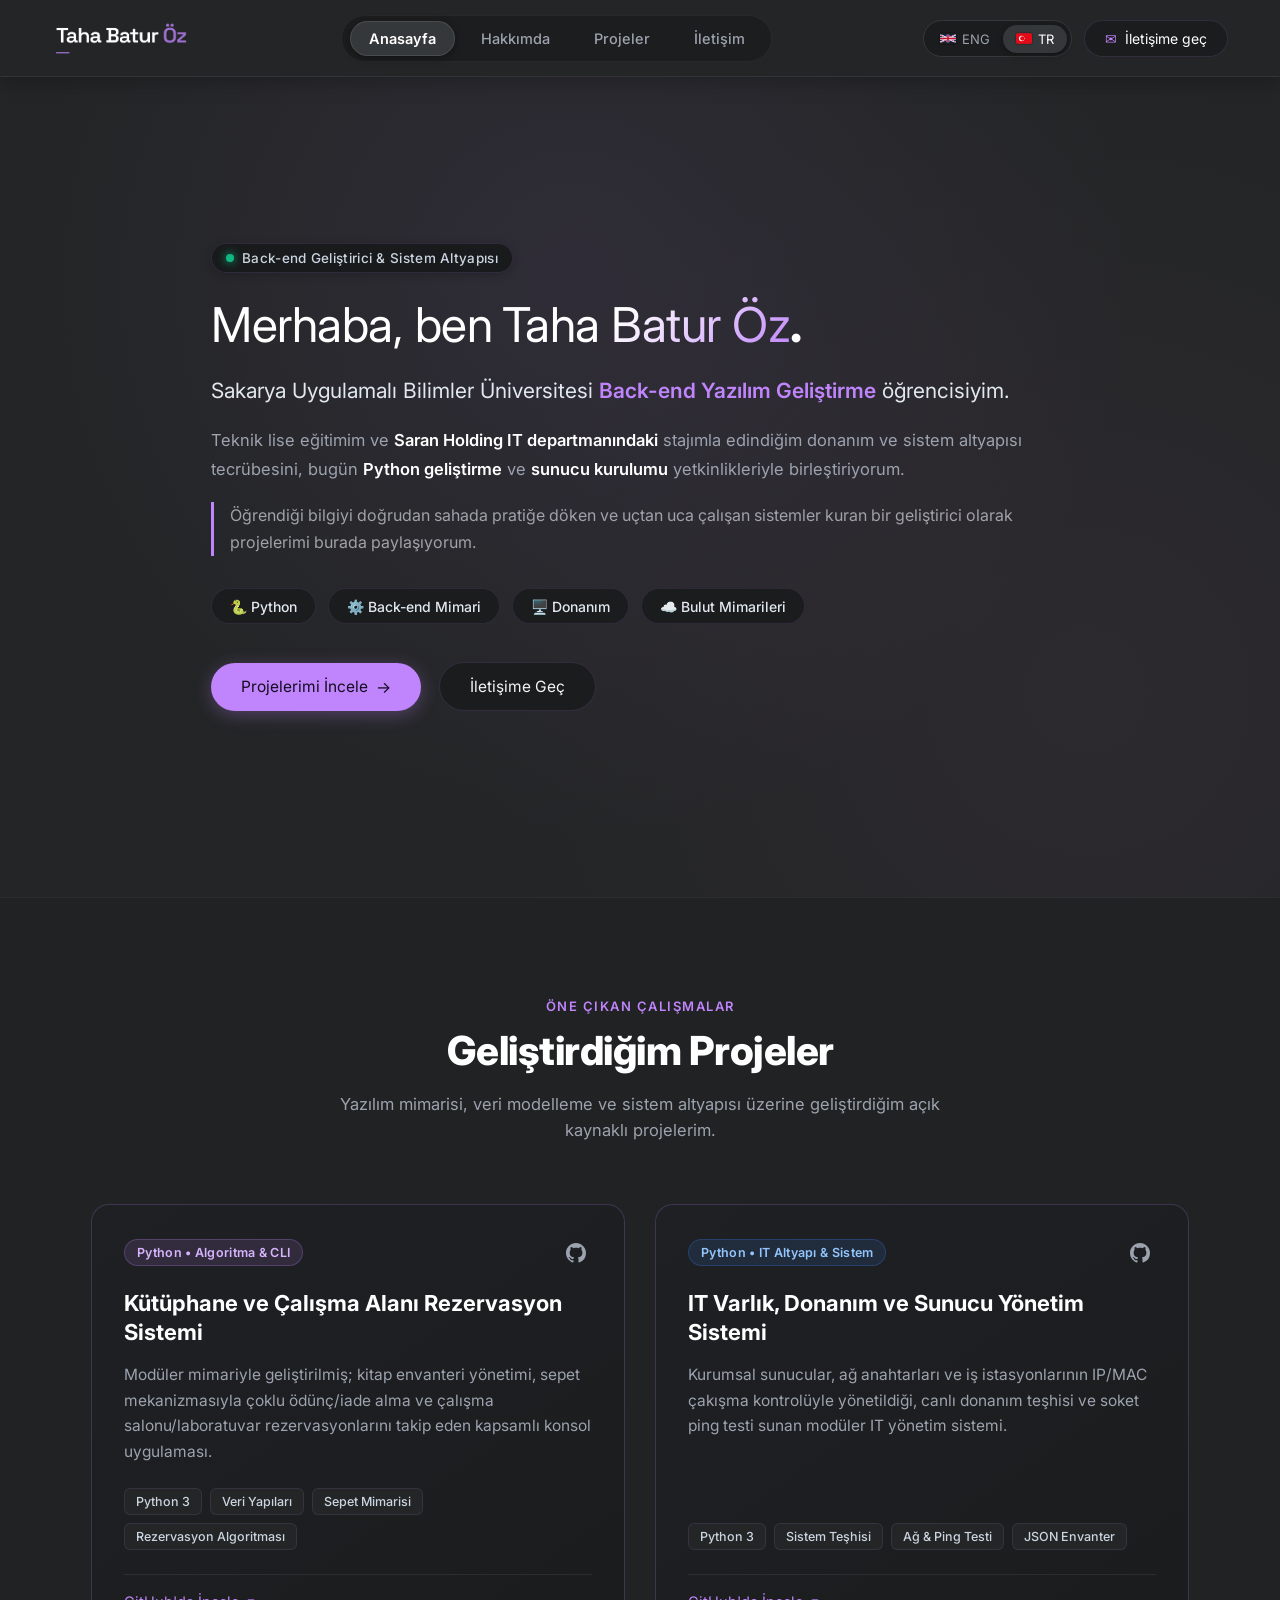
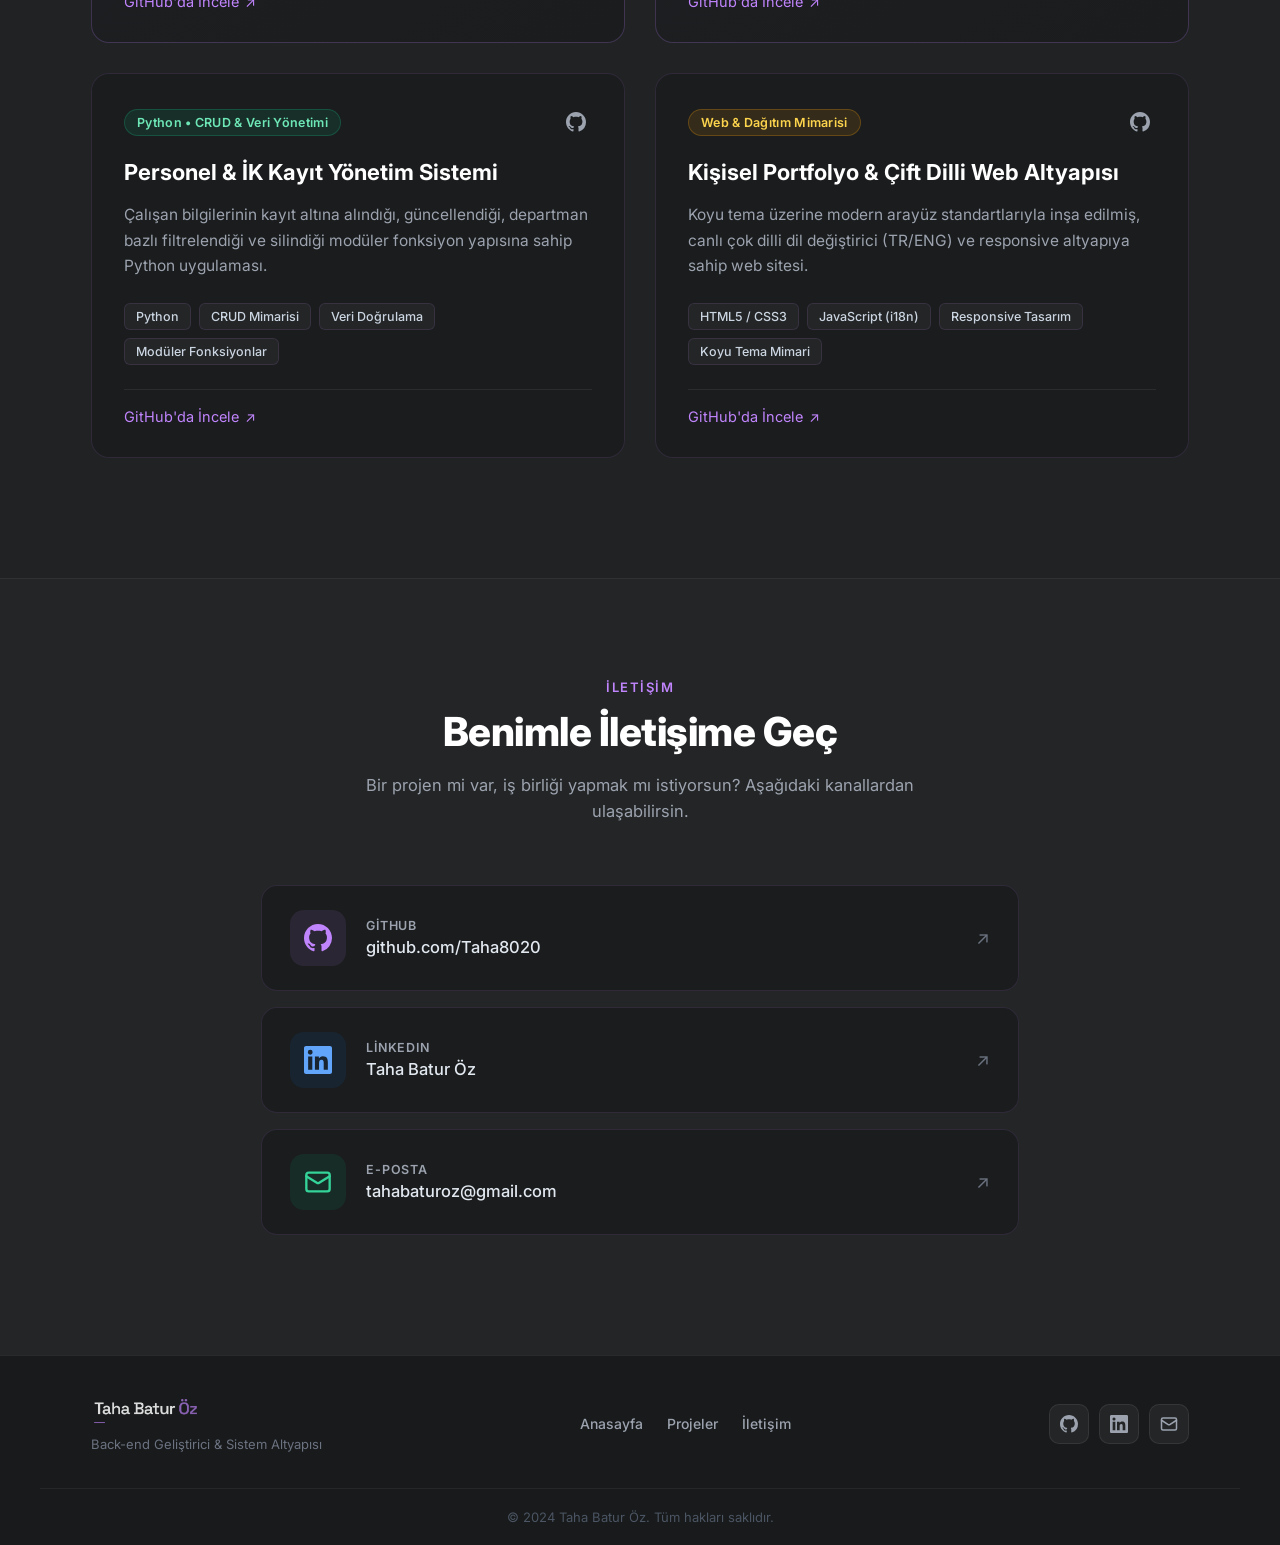
<file: index.html>
<!DOCTYPE html>
<html lang="tr">
<head>
    <meta charset="UTF-8">
    <meta name="viewport" content="width=device-width, initial-scale=1.0">
    <title>Taha Batur Öz | Back-end Yazılım Geliştirici</title>
    <meta name="description" content="Taha Batur Öz - Back-end Yazılım Geliştirici ve Sistem Altyapısı Portfolyosu. Python, sunucu kurulumu, ağ ve veri yapıları projeleri.">
    <link rel="preconnect" href="https://fonts.googleapis.com">
    <link rel="preconnect" href="https://fonts.gstatic.com" crossorigin>
    <link href="https://fonts.googleapis.com/css2?family=Inter:wght@400;500;600;700;800&family=Share+Tech&display=swap" rel="stylesheet">
    <link rel="stylesheet" href="style.css">
    <script src="script.js" defer></script>
    <link rel="icon" href="images/logos/tb_monogram.png">
</head>
<body>
    <header class="header">
        <nav class="navbar">
            <a href="#anasayfa" class="logo-link">
                <img src="images/logos/taha_batur_oz_wordmark_white.png" alt="Taha Batur Öz Logo" id="nav-uzun-logo">
            </a>

            <ul class="nav-links">
                <li><a href="#anasayfa" class="active" data-i18n="nav_home">Anasayfa</a></li>
                <li><a href="hakkimda.html" data-i18n="nav_about">Hakkımda</a></li>
                <li><a href="#projeler" data-i18n="nav_projects">Projeler</a></li>
                <li><a href="iletisim.html" data-i18n="nav_contact">İletişim</a></li>
            </ul>

            <div class="nav-actions">
                <div class="lang-switch">
                    <button class="lang-btn" id="btn-en" type="button" aria-label="English">
                        <svg class="flag-icon" viewBox="0 0 60 30" width="16" height="11">
                            <clipPath id="uk-clip"><path d="M0,0 v30 h60 v-30 z"/></clipPath>
                            <clipPath id="uk-diag"><path d="M30,15 h30 v15 z v15 h-30 z h-30 v-15 z v-15 h30 z"/></clipPath>
                            <g clip-path="url(#uk-clip)">
                                <path d="M0,0 v30 h60 v-30 z" fill="#012169"/>
                                <path d="M0,0 L60,30 M60,0 L0,30" stroke="#fff" stroke-width="6"/>
                                <path d="M0,0 L60,30 M60,0 L0,30" clip-path="url(#uk-diag)" stroke="#C8102E" stroke-width="4"/>
                                <path d="M30,0 v30 M0,15 h60" stroke="#fff" stroke-width="10"/>
                                <path d="M30,0 v30 M0,15 h60" stroke="#C8102E" stroke-width="6"/>
                            </g>
                        </svg>
                        <span>ENG</span>
                    </button>
                    <button class="lang-btn active" id="btn-tr" type="button" aria-label="Türkçe">
                        <svg class="flag-icon" viewBox="0 0 1200 800" width="16" height="11">
                            <rect width="1200" height="800" fill="#E30A17"/>
                            <circle cx="425" cy="400" r="200" fill="#ffffff"/>
                            <circle cx="475" cy="400" r="160" fill="#E30A17"/>
                            <polygon points="583.3,400 664.6,426.4 614.4,357.2 614.4,442.8 664.6,373.6" fill="#ffffff"/>
                        </svg>
                        <span>TR</span>
                    </button>
                </div>
                <a href="#iletisim" class="contact-btn">
                    <span class="icon">✉</span>
                    <span data-i18n="nav_contact_btn">İletişime geç</span>
                </a>
            </div>
        </nav>
    </header>

    <main>
        <!-- Hero / Anasayfa Giriş Alanı -->
        <section id="anasayfa" class="hero-section">
            <div class="hero-container">
                <div class="hero-content">
                    <div class="status-badge">
                        <span class="status-dot"></span>
                        <span class="status-text" data-i18n="status_text">Back-end Geliştirici & Sistem Altyapısı</span>
                    </div>

                    <h1 class="hero-title">
                        <span data-i18n="hero_greeting">Merhaba, ben</span> <span class="gradient-text">Taha Batur Öz</span>.
                    </h1>

                    <p class="hero-lead" data-i18n="hero_lead">
                        Sakarya Uygulamalı Bilimler Üniversitesi <strong>Back-end Yazılım Geliştirme</strong> öğrencisiyim.
                    </p>

                    <p class="hero-text" data-i18n="hero_text">
                        Teknik lise eğitimim ve <strong>Saran Holding IT departmanındaki</strong> stajımla edindiğim donanım ve sistem altyapısı tecrübesini, bugün <strong>Python geliştirme</strong> ve <strong>sunucu kurulumu</strong> yetkinlikleriyle birleştiriyorum.
                    </p>

                    <p class="hero-text secondary" data-i18n="hero_secondary">
                        Öğrendiği bilgiyi doğrudan sahada pratiğe döken ve uçtan uca çalışan sistemler kuran bir geliştirici olarak projelerimi burada paylaşıyorum.
                    </p>

                    <!-- Yetkinlik Rozetleri (Tech Highlights) -->
                    <div class="tech-stack-pills">
                        <span class="tech-pill" data-i18n="pill_python">🐍 Python</span>
                        <span class="tech-pill" data-i18n="pill_backend">⚙️ Back-end Mimari</span>
                        <span class="tech-pill" data-i18n="pill_hardware">🖥️ Donanım</span>
                        <span class="tech-pill" data-i18n="pill_cloud">☁️ Bulut Mimarileri</span>
                    </div>

                    <!-- Aksiyon Butonları -->
                    <div class="hero-cta-group">
                        <a href="#projeler" class="btn-primary">
                            <span data-i18n="btn_projects">Projelerimi İncele</span>
                            <span class="btn-arrow">→</span>
                        </a>
                        <a href="#iletisim" class="btn-secondary">
                            <span data-i18n="btn_contact">İletişime Geç</span>
                        </a>
                    </div>
                </div>
            </div>
        </section>

        <!-- Projeler Bölümü -->
        <section id="projeler" class="projects-section">
            <div class="projects-container">
                <div class="section-header">
                    <span class="section-tag" data-i18n="proj_tag">Öne Çıkan Çalışmalar</span>
                    <h2 class="section-title" data-i18n="proj_title">Geliştirdiğim Projeler</h2>
                    <p class="section-subtitle" data-i18n="proj_subtitle">Yazılım mimarisi, veri modelleme ve sistem altyapısı üzerine geliştirdiğim açık kaynaklı projelerim.</p>
                </div>

                <div class="projects-grid">
                    <!-- Proje 1 (Kütüphane ve Çalışma Alanı) -->
                    <div class="project-card featured">
                        <div class="card-top">
                            <span class="project-badge badge-python" data-i18n="p1_badge">Python • Algoritma & CLI</span>
                            <a href="https://github.com/Taha8020/Python-Kutuphane-Yonetim-Sistemi" target="_blank" rel="noopener noreferrer" class="github-icon-link" aria-label="GitHub Repository">
                                <svg viewBox="0 0 24 24" width="20" height="20" fill="currentColor">
                                    <path d="M12 0C5.37 0 0 5.37 0 12c0 5.31 3.435 9.795 8.205 11.385.6.105.825-.255.825-.57 0-.285-.015-1.23-.015-2.235-3.015.555-3.795-.735-4.035-1.41-.135-.345-.72-1.41-1.23-1.695-.42-.225-1.02-.78-.015-.795.945-.015 1.62.87 1.845 1.23 1.08 1.815 2.805 1.305 3.495.99.105-.78.42-1.305.765-1.605-2.67-.3-5.46-1.335-5.46-5.925 0-1.305.465-2.385 1.23-3.225-.12-.3-.54-1.53.12-3.18 0 0 1.005-.315 3.3 1.23.96-.27 1.98-.405 3-.405s2.04.135 3 .405c2.295-1.56 3.3-1.23 3.3-1.23.66 1.65.24 2.88.12 3.18.765.84 1.23 1.905 1.23 3.225 0 4.605-2.805 5.625-5.475 5.925.435.375.81 1.095.81 2.22 0 1.605-.015 2.895-.015 3.3 0 .315.225.69.825.57A12.02 12.02 0 0024 12c0-6.63-5.37-12-12-12z"/>
                                </svg>
                            </a>
                        </div>
                        <h3 class="project-title" data-i18n="p1_title">Kütüphane ve Çalışma Alanı Rezervasyon Sistemi</h3>
                        <p class="project-desc" data-i18n="p1_desc">
                            Modüler mimariyle geliştirilmiş; kitap envanteri yönetimi, sepet mekanizmasıyla çoklu ödünç/iade alma ve çalışma salonu/laboratuvar rezervasyonlarını takip eden kapsamlı konsol uygulaması.
                        </p>
                        <div class="project-tags">
                            <span class="ptag">Python 3</span>
                            <span class="ptag" data-i18n="p1_tag1">Veri Yapıları</span>
                            <span class="ptag" data-i18n="p1_tag2">Sepet Mimarisi</span>
                            <span class="ptag" data-i18n="p1_tag3">Rezervasyon Algoritması</span>
                        </div>
                        <div class="card-footer">
                            <a href="https://github.com/Taha8020/Python-Kutuphane-Yonetim-Sistemi" target="_blank" rel="noopener noreferrer" class="project-link">
                                <span data-i18n="btn_view_github">GitHub'da İncele</span>
                                <span class="link-arrow">↗</span>
                            </a>
                        </div>
                    </div>

                    <!-- Proje 2 (YENİ: IT Varlık & Sunucu Yönetim Sistemi - 15 Ekim yerine) -->
                    <div class="project-card featured">
                        <div class="card-top">
                            <span class="project-badge badge-csharp" data-i18n="p2_badge">Python • IT Altyapı & Sistem</span>
                            <a href="https://github.com/Taha8020/IT-Asset-Ve-Sunucu-Yonetim-Sistemi" target="_blank" rel="noopener noreferrer" class="github-icon-link" aria-label="GitHub Repository">
                                <svg viewBox="0 0 24 24" width="20" height="20" fill="currentColor">
                                    <path d="M12 0C5.37 0 0 5.37 0 12c0 5.31 3.435 9.795 8.205 11.385.6.105.825-.255.825-.57 0-.285-.015-1.23-.015-2.235-3.015.555-3.795-.735-4.035-1.41-.135-.345-.72-1.41-1.23-1.695-.42-.225-1.02-.78-.015-.795.945-.015 1.62.87 1.845 1.23 1.08 1.815 2.805 1.305 3.495.99.105-.78.42-1.305.765-1.605-2.67-.3-5.46-1.335-5.46-5.925 0-1.305.465-2.385 1.23-3.225-.12-.3-.54-1.53.12-3.18 0 0 1.005-.315 3.3 1.23.96-.27 1.98-.405 3-.405s2.04.135 3 .405c2.295-1.56 3.3-1.23 3.3-1.23.66 1.65.24 2.88.12 3.18.765.84 1.23 1.905 1.23 3.225 0 4.605-2.805 5.625-5.475 5.925.435.375.81 1.095.81 2.22 0 1.605-.015 2.895-.015 3.3 0 .315.225.69.825.57A12.02 12.02 0 0024 12c0-6.63-5.37-12-12-12z"/>
                                </svg>
                            </a>
                        </div>
                        <h3 class="project-title" data-i18n="p2_title">IT Varlık, Donanım ve Sunucu Yönetim Sistemi</h3>
                        <p class="project-desc" data-i18n="p2_desc">
                            Kurumsal sunucular, ağ anahtarları ve iş istasyonlarının IP/MAC çakışma kontrolüyle yönetildiği, canlı donanım teşhisi ve soket ping testi sunan modüler IT yönetim sistemi.
                        </p>
                        <div class="project-tags">
                            <span class="ptag">Python 3</span>
                            <span class="ptag" data-i18n="p2_tag1">Sistem Teşhisi</span>
                            <span class="ptag" data-i18n="p2_tag2">Ağ & Ping Testi</span>
                            <span class="ptag" data-i18n="p2_tag3">JSON Envanter</span>
                        </div>
                        <div class="card-footer">
                            <a href="https://github.com/Taha8020/IT-Asset-Ve-Sunucu-Yonetim-Sistemi" target="_blank" rel="noopener noreferrer" class="project-link">
                                <span data-i18n="btn_view_github">GitHub'da İncele</span>
                                <span class="link-arrow">↗</span>
                            </a>
                        </div>
                    </div>

                    <!-- Proje 3 (Personel Kayıt) -->
                    <div class="project-card">
                        <div class="card-top">
                            <span class="project-badge badge-crud" data-i18n="p3_badge">Python • CRUD & Veri Yönetimi</span>
                            <a href="https://github.com/Taha8020/Tekrar-Personel_Uygylamas-" target="_blank" rel="noopener noreferrer" class="github-icon-link" aria-label="GitHub Repository">
                                <svg viewBox="0 0 24 24" width="20" height="20" fill="currentColor">
                                    <path d="M12 0C5.37 0 0 5.37 0 12c0 5.31 3.435 9.795 8.205 11.385.6.105.825-.255.825-.57 0-.285-.015-1.23-.015-2.235-3.015.555-3.795-.735-4.035-1.41-.135-.345-.72-1.41-1.23-1.695-.42-.225-1.02-.78-.015-.795.945-.015 1.62.87 1.845 1.23 1.08 1.815 2.805 1.305 3.495.99.105-.78.42-1.305.765-1.605-2.67-.3-5.46-1.335-5.46-5.925 0-1.305.465-2.385 1.23-3.225-.12-.3-.54-1.53.12-3.18 0 0 1.005-.315 3.3 1.23.96-.27 1.98-.405 3-.405s2.04.135 3 .405c2.295-1.56 3.3-1.23 3.3-1.23.66 1.65.24 2.88.12 3.18.765.84 1.23 1.905 1.23 3.225 0 4.605-2.805 5.625-5.475 5.925.435.375.81 1.095.81 2.22 0 1.605-.015 2.895-.015 3.3 0 .315.225.69.825.57A12.02 12.02 0 0024 12c0-6.63-5.37-12-12-12z"/>
                                </svg>
                            </a>
                        </div>
                        <h3 class="project-title" data-i18n="p3_title">Personel & İK Kayıt Yönetim Sistemi</h3>
                        <p class="project-desc" data-i18n="p3_desc">
                            Çalışan bilgilerinin kayıt altına alındığı, güncellendiği, departman bazlı filtrelendiği ve silindiği modüler fonksiyon yapısına sahip Python uygulaması.
                        </p>
                        <div class="project-tags">
                            <span class="ptag">Python</span>
                            <span class="ptag" data-i18n="p3_tag1">CRUD Mimarisi</span>
                            <span class="ptag" data-i18n="p3_tag2">Veri Doğrulama</span>
                            <span class="ptag" data-i18n="p3_tag3">Modüler Fonksiyonlar</span>
                        </div>
                        <div class="card-footer">
                            <a href="https://github.com/Taha8020/Tekrar-Personel_Uygylamas-" target="_blank" rel="noopener noreferrer" class="project-link">
                                <span data-i18n="btn_view_github">GitHub'da İncele</span>
                                <span class="link-arrow">↗</span>
                            </a>
                        </div>
                    </div>

                    <!-- Proje 4 (Portfolyo & Web Dağıtım) -->
                    <div class="project-card">
                        <div class="card-top">
                            <span class="project-badge badge-web" data-i18n="p4_badge">Web & Dağıtım Mimarisi</span>
                            <a href="https://github.com/Taha8020" target="_blank" rel="noopener noreferrer" class="github-icon-link" aria-label="GitHub Repository">
                                <svg viewBox="0 0 24 24" width="20" height="20" fill="currentColor">
                                    <path d="M12 0C5.37 0 0 5.37 0 12c0 5.31 3.435 9.795 8.205 11.385.6.105.825-.255.825-.57 0-.285-.015-1.23-.015-2.235-3.015.555-3.795-.735-4.035-1.41-.135-.345-.72-1.41-1.23-1.695-.42-.225-1.02-.78-.015-.795.945-.015 1.62.87 1.845 1.23 1.08 1.815 2.805 1.305 3.495.99.105-.78.42-1.305.765-1.605-2.67-.3-5.46-1.335-5.46-5.925 0-1.305.465-2.385 1.23-3.225-.12-.3-.54-1.53.12-3.18 0 0 1.005-.315 3.3 1.23.96-.27 1.98-.405 3-.405s2.04.135 3 .405c2.295-1.56 3.3-1.23 3.3-1.23.66 1.65.24 2.88.12 3.18.765.84 1.23 1.905 1.23 3.225 0 4.605-2.805 5.625-5.475 5.925.435.375.81 1.095.81 2.22 0 1.605-.015 2.895-.015 3.3 0 .315.225.69.825.57A12.02 12.02 0 0024 12c0-6.63-5.37-12-12-12z"/>
                                </svg>
                            </a>
                        </div>
                        <h3 class="project-title" data-i18n="p4_title">Kişisel Portfolyo & Çift Dilli Web Altyapısı</h3>
                        <p class="project-desc" data-i18n="p4_desc">
                            Koyu tema üzerine modern arayüz standartlarıyla inşa edilmiş, canlı çok dilli dil değiştirici (TR/ENG) ve responsive altyapıya sahip web sitesi.
                        </p>
                        <div class="project-tags">
                            <span class="ptag">HTML5 / CSS3</span>
                            <span class="ptag" data-i18n="p4_tag1">JavaScript (i18n)</span>
                            <span class="ptag" data-i18n="p4_tag2">Responsive Tasarım</span>
                            <span class="ptag" data-i18n="p4_tag3">Koyu Tema Mimari</span>
                        </div>
                        <div class="card-footer">
                            <a href="https://github.com/Taha8020" target="_blank" rel="noopener noreferrer" class="project-link">
                                <span data-i18n="btn_view_github">GitHub'da İncele</span>
                                <span class="link-arrow">↗</span>
                            </a>
                        </div>
                    </div>
                </div>
            </div>
        </section>

        <!-- İletişim Bölümü -->
        <section id="iletisim" class="contact-section">
            <div class="contact-container">
                <div class="section-header">
                    <span class="section-tag" data-i18n="contact_tag">İletişim</span>
                    <h2 class="section-title" data-i18n="contact_title">Benimle İletişime Geç</h2>
                    <p class="section-subtitle" data-i18n="contact_subtitle">Bir projen mi var, iş birliği yapmak mı istiyorsun? Aşağıdaki kanallardan ulaşabilirsin.</p>
                </div>

                <div class="contact-links">
                    <!-- GitHub -->
                    <a href="https://github.com/Taha8020" target="_blank" rel="noopener noreferrer" class="contact-card">
                        <div class="contact-card-icon">
                            <svg viewBox="0 0 24 24" width="28" height="28" fill="currentColor">
                                <path d="M12 0C5.37 0 0 5.37 0 12c0 5.31 3.435 9.795 8.205 11.385.6.105.825-.255.825-.57 0-.285-.015-1.23-.015-2.235-3.015.555-3.795-.735-4.035-1.41-.135-.345-.72-1.41-1.23-1.695-.42-.225-1.02-.78-.015-.795.945-.015 1.62.87 1.845 1.23 1.08 1.815 2.805 1.305 3.495.99.105-.78.42-1.305.765-1.605-2.67-.3-5.46-1.335-5.46-5.925 0-1.305.465-2.385 1.23-3.225-.12-.3-.54-1.53.12-3.18 0 0 1.005-.315 3.3 1.23.96-.27 1.98-.405 3-.405s2.04.135 3 .405c2.295-1.56 3.3-1.23 3.3-1.23.66 1.65.24 2.88.12 3.18.765.84 1.23 1.905 1.23 3.225 0 4.605-2.805 5.625-5.475 5.925.435.375.81 1.095.81 2.22 0 1.605-.015 2.895-.015 3.3 0 .315.225.69.825.57A12.02 12.02 0 0024 12c0-6.63-5.37-12-12-12z"/>
                            </svg>
                        </div>
                        <div class="contact-card-info">
                            <span class="contact-card-label" data-i18n="contact_github_label">GitHub</span>
                            <span class="contact-card-value">github.com/Taha8020</span>
                        </div>
                        <span class="contact-card-arrow">↗</span>
                    </a>

                    <!-- LinkedIn -->
                    <a href="https://www.linkedin.com/in/taha-batur-%C3%B6z-3892553a3/" target="_blank" rel="noopener noreferrer" class="contact-card">
                        <div class="contact-card-icon contact-icon-linkedin">
                            <svg viewBox="0 0 24 24" width="28" height="28" fill="currentColor">
                                <path d="M20.447 20.452h-3.554v-5.569c0-1.328-.027-3.037-1.852-3.037-1.853 0-2.136 1.445-2.136 2.939v5.667H9.351V9h3.414v1.561h.046c.477-.9 1.637-1.85 3.37-1.85 3.601 0 4.267 2.37 4.267 5.455v6.286zM5.337 7.433a2.062 2.062 0 01-2.063-2.065 2.064 2.064 0 112.063 2.065zm1.782 13.019H3.555V9h3.564v11.452zM22.225 0H1.771C.792 0 0 .774 0 1.729v20.542C0 23.227.792 24 1.771 24h20.451C23.2 24 24 23.227 24 22.271V1.729C24 .774 23.2 0 22.222 0h.003z"/>
                            </svg>
                        </div>
                        <div class="contact-card-info">
                            <span class="contact-card-label" data-i18n="contact_linkedin_label">LinkedIn</span>
                            <span class="contact-card-value">Taha Batur Öz</span>
                        </div>
                        <span class="contact-card-arrow">↗</span>
                    </a>

                    <!-- E-posta -->
                    <a href="mailto:tahabaturoz@gmail.com" class="contact-card">
                        <div class="contact-card-icon contact-icon-mail">
                            <svg viewBox="0 0 24 24" width="28" height="28" fill="none" stroke="currentColor" stroke-width="2" stroke-linecap="round" stroke-linejoin="round">
                                <rect x="2" y="4" width="20" height="16" rx="2"/>
                                <path d="m22 7-8.97 5.7a1.94 1.94 0 0 1-2.06 0L2 7"/>
                            </svg>
                        </div>
                        <div class="contact-card-info">
                            <span class="contact-card-label" data-i18n="contact_email_label">E-posta</span>
                            <span class="contact-card-value">tahabaturoz@gmail.com</span>
                        </div>
                        <span class="contact-card-arrow">↗</span>
                    </a>
                </div>
            </div>
        </section>
    </main>

    <!-- Footer -->
    <footer class="site-footer">
        <div class="footer-container">
            <div class="footer-left">
                <a href="#anasayfa" class="footer-logo-link">
                    <img src="images/logos/taha_batur_oz_wordmark_white.png" alt="Taha Batur Öz Logo" class="footer-logo">
                </a>
                <p class="footer-desc" data-i18n="footer_desc">Back-end Geliştirici &amp; Sistem Altyapısı</p>
            </div>

            <div class="footer-links">
                <a href="#anasayfa" data-i18n="nav_home">Anasayfa</a>
                <a href="#projeler" data-i18n="nav_projects">Projeler</a>
                <a href="#iletisim" data-i18n="nav_contact">İletişim</a>
            </div>

            <div class="footer-socials">
                <a href="https://github.com/Taha8020" target="_blank" rel="noopener noreferrer" aria-label="GitHub" class="footer-social-btn">
                    <svg viewBox="0 0 24 24" width="18" height="18" fill="currentColor">
                        <path d="M12 0C5.37 0 0 5.37 0 12c0 5.31 3.435 9.795 8.205 11.385.6.105.825-.255.825-.57 0-.285-.015-1.23-.015-2.235-3.015.555-3.795-.735-4.035-1.41-.135-.345-.72-1.41-1.23-1.695-.42-.225-1.02-.78-.015-.795.945-.015 1.62.87 1.845 1.23 1.08 1.815 2.805 1.305 3.495.99.105-.78.42-1.305.765-1.605-2.67-.3-5.46-1.335-5.46-5.925 0-1.305.465-2.385 1.23-3.225-.12-.3-.54-1.53.12-3.18 0 0 1.005-.315 3.3 1.23.96-.27 1.98-.405 3-.405s2.04.135 3 .405c2.295-1.56 3.3-1.23 3.3-1.23.66 1.65.24 2.88.12 3.18.765.84 1.23 1.905 1.23 3.225 0 4.605-2.805 5.625-5.475 5.925.435.375.81 1.095.81 2.22 0 1.605-.015 2.895-.015 3.3 0 .315.225.69.825.57A12.02 12.02 0 0024 12c0-6.63-5.37-12-12-12z"/>
                    </svg>
                </a>
                <a href="https://www.linkedin.com/in/taha-batur-%C3%B6z-3892553a3/" target="_blank" rel="noopener noreferrer" aria-label="LinkedIn" class="footer-social-btn">
                    <svg viewBox="0 0 24 24" width="18" height="18" fill="currentColor">
                        <path d="M20.447 20.452h-3.554v-5.569c0-1.328-.027-3.037-1.852-3.037-1.853 0-2.136 1.445-2.136 2.939v5.667H9.351V9h3.414v1.561h.046c.477-.9 1.637-1.85 3.37-1.85 3.601 0 4.267 2.37 4.267 5.455v6.286zM5.337 7.433a2.062 2.062 0 01-2.063-2.065 2.064 2.064 0 112.063 2.065zm1.782 13.019H3.555V9h3.564v11.452zM22.225 0H1.771C.792 0 0 .774 0 1.729v20.542C0 23.227.792 24 1.771 24h20.451C23.2 24 24 23.227 24 22.271V1.729C24 .774 23.2 0 22.222 0h.003z"/>
                    </svg>
                </a>
                <a href="mailto:tahabaturoz@gmail.com" aria-label="E-posta" class="footer-social-btn">
                    <svg viewBox="0 0 24 24" width="18" height="18" fill="none" stroke="currentColor" stroke-width="2" stroke-linecap="round" stroke-linejoin="round">
                        <rect x="2" y="4" width="20" height="16" rx="2"/>
                        <path d="m22 7-8.97 5.7a1.94 1.94 0 0 1-2.06 0L2 7"/>
                    </svg>
                </a>
            </div>
        </div>

        <div class="footer-bottom">
            <p class="footer-copy" data-i18n="footer_copy">© 2024 Taha Batur Öz. Tüm hakları saklıdır.</p>
        </div>
    </footer>
</body>
</html>
</file>
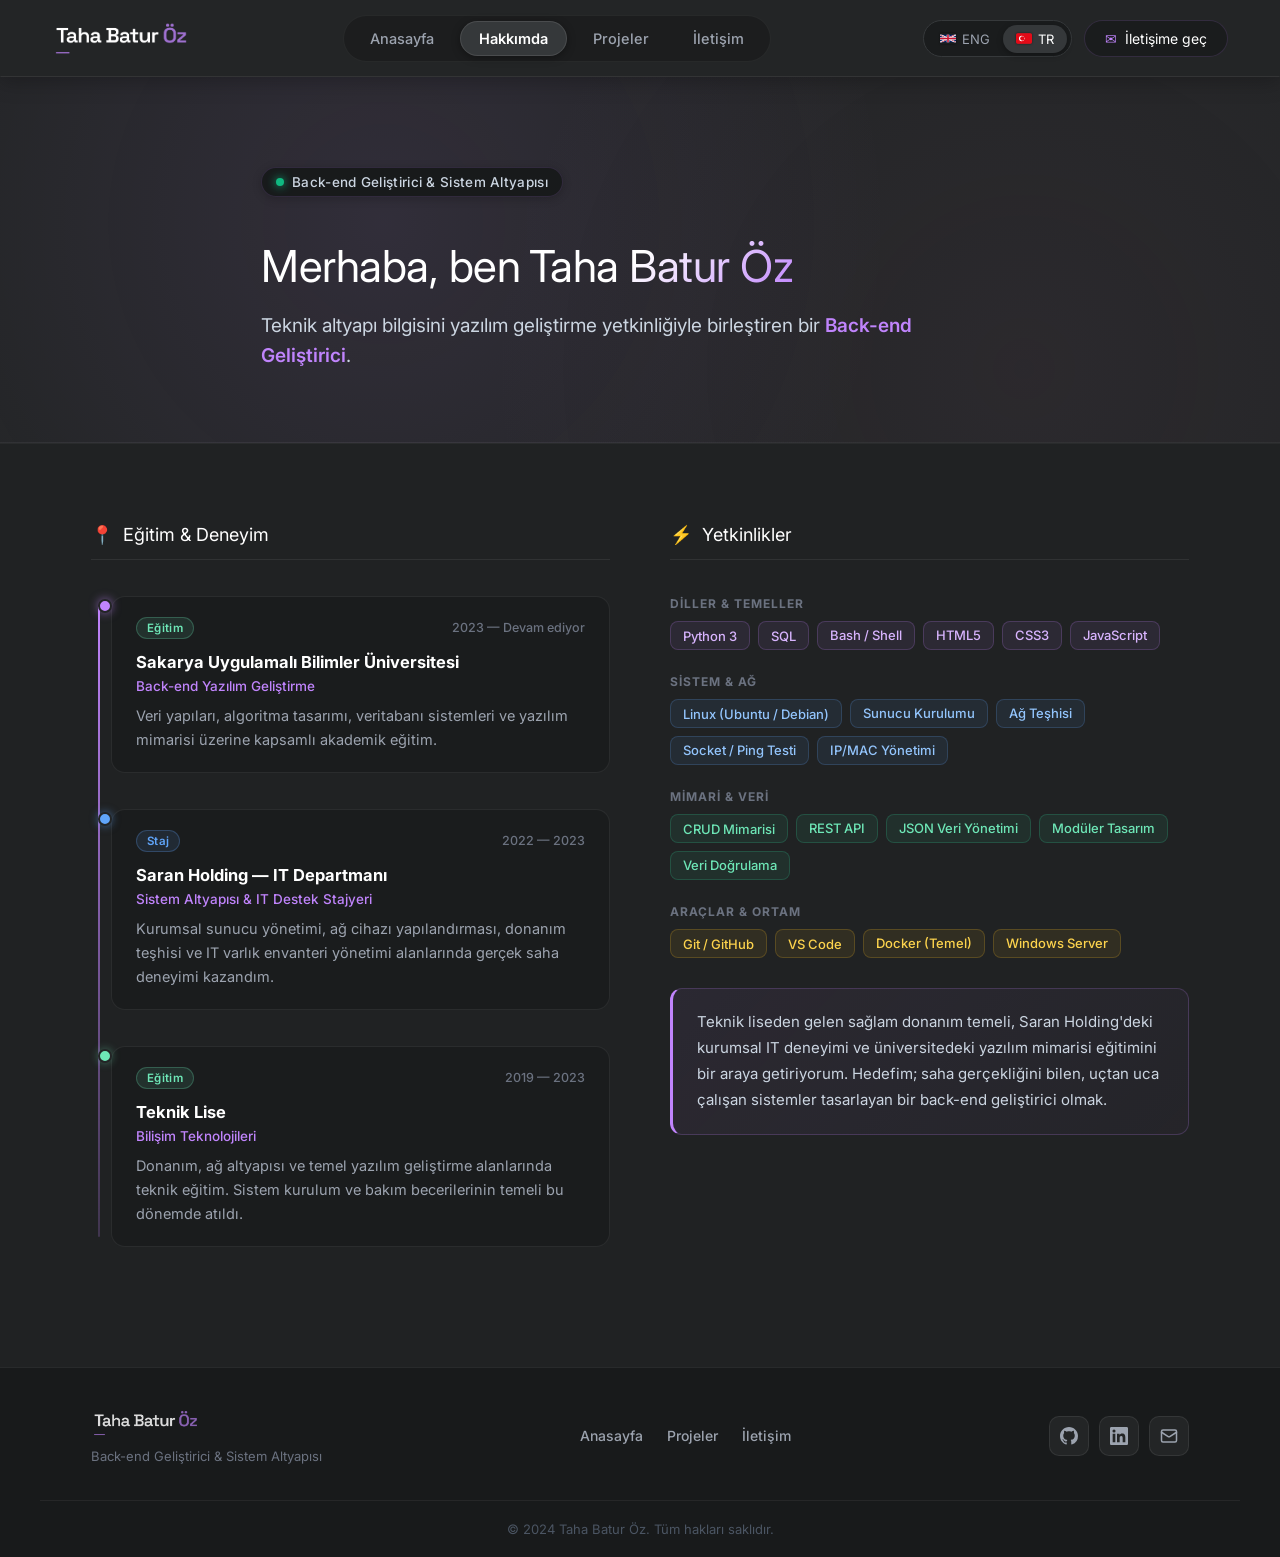
<file: hakkimda.html>
<!DOCTYPE html>
<html lang="tr">
<head>
    <meta charset="UTF-8">
    <meta name="viewport" content="width=device-width, initial-scale=1.0">
    <title>Hakkımda | Taha Batur Öz</title>
    <meta name="description" content="Taha Batur Öz hakkında — eğitim, staj deneyimi ve yetkinlikler.">
    <link rel="preconnect" href="https://fonts.googleapis.com">
    <link rel="preconnect" href="https://fonts.gstatic.com" crossorigin>
    <link href="https://fonts.googleapis.com/css2?family=Inter:wght@400;500;600;700;800&family=Share+Tech&display=swap" rel="stylesheet">
    <link rel="stylesheet" href="style.css">
    <link rel="stylesheet" href="hakkimda.css">
    <link rel="icon" href="images/logos/tb_monogram.png">
</head>
<body>

    <!-- Header (Ana sayfa ile aynı) -->
    <header class="header">
        <nav class="navbar">
            <a href="index.html" class="logo-link">
                <img src="images/logos/taha_batur_oz_wordmark_white.png" alt="Taha Batur Öz Logo" id="nav-uzun-logo">
            </a>

            <ul class="nav-links">
                <li><a href="index.html" data-i18n="nav_home">Anasayfa</a></li>
                <li><a href="hakkimda.html" class="active" data-i18n="nav_about">Hakkımda</a></li>
                <li><a href="index.html#projeler" data-i18n="nav_projects">Projeler</a></li>
                <li><a href="index.html#iletisim" data-i18n="nav_contact">İletişim</a></li>
            </ul>

            <div class="nav-actions">
                <div class="lang-switch">
                    <button class="lang-btn" id="btn-en" type="button" aria-label="English">
                        <svg class="flag-icon" viewBox="0 0 60 30" width="16" height="11">
                            <clipPath id="uk-clip"><path d="M0,0 v30 h60 v-30 z"/></clipPath>
                            <clipPath id="uk-diag"><path d="M30,15 h30 v15 z v15 h-30 z h-30 v-15 z v-15 h30 z"/></clipPath>
                            <g clip-path="url(#uk-clip)">
                                <path d="M0,0 v30 h60 v-30 z" fill="#012169"/>
                                <path d="M0,0 L60,30 M60,0 L0,30" stroke="#fff" stroke-width="6"/>
                                <path d="M0,0 L60,30 M60,0 L0,30" clip-path="url(#uk-diag)" stroke="#C8102E" stroke-width="4"/>
                                <path d="M30,0 v30 M0,15 h60" stroke="#fff" stroke-width="10"/>
                                <path d="M30,0 v30 M0,15 h60" stroke="#C8102E" stroke-width="6"/>
                            </g>
                        </svg>
                        <span>ENG</span>
                    </button>
                    <button class="lang-btn active" id="btn-tr" type="button" aria-label="Türkçe">
                        <svg class="flag-icon" viewBox="0 0 1200 800" width="16" height="11">
                            <rect width="1200" height="800" fill="#E30A17"/>
                            <circle cx="425" cy="400" r="200" fill="#ffffff"/>
                            <circle cx="475" cy="400" r="160" fill="#E30A17"/>
                            <polygon points="583.3,400 664.6,426.4 614.4,357.2 614.4,442.8 664.6,373.6" fill="#ffffff"/>
                        </svg>
                        <span>TR</span>
                    </button>
                </div>
                <a href="index.html#iletisim" class="contact-btn">
                    <span class="icon">✉</span>
                    <span data-i18n="nav_contact_btn">İletişime geç</span>
                </a>
            </div>
        </nav>
    </header>

    <main>
        <!-- Hero / Sayfa Başlığı -->
        <section class="about-hero">
            <div class="about-hero-container">
                <div class="status-badge">
                    <span class="status-dot"></span>
                    <span class="status-text" data-i18n="about_status">Back-end Geliştirici &amp; Sistem Altyapısı</span>
                </div>
                <h1 class="about-hero-title">
                    <span data-i18n="about_hero_intro">Merhaba, ben</span>
                    <span class="gradient-text"> Taha Batur Öz</span>
                </h1>
                <p class="about-hero-lead" data-i18n="about_hero_lead">
                    Teknik altyapı bilgisini yazılım geliştirme yetkinliğiyle birleştiren bir <strong>Back-end Geliştirici</strong>.
                </p>
            </div>
        </section>

        <!-- Zaman Çizelgesi + Yetkinlikler -->
        <section class="about-section">
            <div class="about-container">
                <div class="about-grid">

                    <!-- Sol: Zaman Çizelgesi -->
                    <div class="about-timeline-col">
                        <h3 class="about-col-title">
                            <span class="col-title-icon">📍</span>
                            <span data-i18n="about_journey_title">Eğitim &amp; Deneyim</span>
                        </h3>

                        <div class="timeline">
                            <!-- Üniversite -->
                            <div class="timeline-item">
                                <div class="timeline-dot dot-active"></div>
                                <div class="timeline-content">
                                    <div class="timeline-header">
                                        <span class="timeline-badge badge-edu" data-i18n="tl_edu_badge">Eğitim</span>
                                        <span class="timeline-date" data-i18n="tl_uni_date">2023 — Devam ediyor</span>
                                    </div>
                                    <h4 class="timeline-title" data-i18n="tl_uni_title">Sakarya Uygulamalı Bilimler Üniversitesi</h4>
                                    <p class="timeline-sub" data-i18n="tl_uni_sub">Back-end Yazılım Geliştirme</p>
                                    <p class="timeline-desc" data-i18n="tl_uni_desc">Veri yapıları, algoritma tasarımı, veritabanı sistemleri ve yazılım mimarisi üzerine kapsamlı akademik eğitim.</p>
                                </div>
                            </div>

                            <!-- Staj -->
                            <div class="timeline-item">
                                <div class="timeline-dot dot-work"></div>
                                <div class="timeline-content">
                                    <div class="timeline-header">
                                        <span class="timeline-badge badge-work" data-i18n="tl_work_badge">Staj</span>
                                        <span class="timeline-date" data-i18n="tl_intern_date">2022 — 2023</span>
                                    </div>
                                    <h4 class="timeline-title" data-i18n="tl_intern_title">Saran Holding — IT Departmanı</h4>
                                    <p class="timeline-sub" data-i18n="tl_intern_sub">Sistem Altyapısı &amp; IT Destek Stajyeri</p>
                                    <p class="timeline-desc" data-i18n="tl_intern_desc">Kurumsal sunucu yönetimi, ağ cihazı yapılandırması, donanım teşhisi ve IT varlık envanteri yönetimi alanlarında gerçek saha deneyimi kazandım.</p>
                                </div>
                            </div>

                            <!-- Teknik Lise -->
                            <div class="timeline-item">
                                <div class="timeline-dot dot-edu"></div>
                                <div class="timeline-content">
                                    <div class="timeline-header">
                                        <span class="timeline-badge badge-edu" data-i18n="tl_edu_badge">Eğitim</span>
                                        <span class="timeline-date" data-i18n="tl_hs_date">2019 — 2023</span>
                                    </div>
                                    <h4 class="timeline-title" data-i18n="tl_hs_title">Teknik Lise</h4>
                                    <p class="timeline-sub" data-i18n="tl_hs_sub">Bilişim Teknolojileri</p>
                                    <p class="timeline-desc" data-i18n="tl_hs_desc">Donanım, ağ altyapısı ve temel yazılım geliştirme alanlarında teknik eğitim. Sistem kurulum ve bakım becerilerinin temeli bu dönemde atıldı.</p>
                                </div>
                            </div>
                        </div>
                    </div>

                    <!-- Sağ: Yetkinlikler -->
                    <div class="about-skills-col">
                        <h3 class="about-col-title">
                            <span class="col-title-icon">⚡</span>
                            <span data-i18n="about_skills_title">Yetkinlikler</span>
                        </h3>

                        <div class="skills-grid">
                            <div class="skill-group">
                                <span class="skill-group-label" data-i18n="sg_lang">Diller &amp; Temeller</span>
                                <div class="skill-tags">
                                    <span class="skill-tag sk-purple">Python 3</span>
                                    <span class="skill-tag sk-purple">SQL</span>
                                    <span class="skill-tag sk-purple">Bash / Shell</span>
                                    <span class="skill-tag sk-purple">HTML5</span>
                                    <span class="skill-tag sk-purple">CSS3</span>
                                    <span class="skill-tag sk-purple">JavaScript</span>
                                </div>
                            </div>

                            <div class="skill-group">
                                <span class="skill-group-label" data-i18n="sg_system">Sistem &amp; Ağ</span>
                                <div class="skill-tags">
                                    <span class="skill-tag sk-blue">Linux (Ubuntu / Debian)</span>
                                    <span class="skill-tag sk-blue">Sunucu Kurulumu</span>
                                    <span class="skill-tag sk-blue">Ağ Teşhisi</span>
                                    <span class="skill-tag sk-blue">Socket / Ping Testi</span>
                                    <span class="skill-tag sk-blue">IP/MAC Yönetimi</span>
                                </div>
                            </div>

                            <div class="skill-group">
                                <span class="skill-group-label" data-i18n="sg_arch">Mimari &amp; Veri</span>
                                <div class="skill-tags">
                                    <span class="skill-tag sk-green">CRUD Mimarisi</span>
                                    <span class="skill-tag sk-green">REST API</span>
                                    <span class="skill-tag sk-green">JSON Veri Yönetimi</span>
                                    <span class="skill-tag sk-green">Modüler Tasarım</span>
                                    <span class="skill-tag sk-green">Veri Doğrulama</span>
                                </div>
                            </div>

                            <div class="skill-group">
                                <span class="skill-group-label" data-i18n="sg_tools">Araçlar &amp; Ortam</span>
                                <div class="skill-tags">
                                    <span class="skill-tag sk-orange">Git / GitHub</span>
                                    <span class="skill-tag sk-orange">VS Code</span>
                                    <span class="skill-tag sk-orange">Docker (Temel)</span>
                                    <span class="skill-tag sk-orange">Windows Server</span>
                                </div>
                            </div>
                        </div>

                        <!-- Kısa özet kutusu -->
                        <div class="about-summary-box">
                            <p data-i18n="about_summary">
                                Teknik liseden gelen sağlam donanım temeli, Saran Holding'deki kurumsal IT deneyimi ve üniversitedeki yazılım mimarisi eğitimini bir araya getiriyorum. Hedefim; saha gerçekliğini bilen, uçtan uca çalışan sistemler tasarlayan bir back-end geliştirici olmak.
                            </p>
                        </div>
                    </div>

                </div>
            </div>
        </section>
    </main>

    <!-- Footer -->
    <footer class="site-footer">
        <div class="footer-container">
            <div class="footer-left">
                <a href="index.html" class="footer-logo-link">
                    <img src="images/logos/taha_batur_oz_wordmark_white.png" alt="Taha Batur Öz Logo" class="footer-logo">
                </a>
                <p class="footer-desc" data-i18n="footer_desc">Back-end Geliştirici &amp; Sistem Altyapısı</p>
            </div>

            <div class="footer-links">
                <a href="index.html" data-i18n="nav_home">Anasayfa</a>
                <a href="index.html#projeler" data-i18n="nav_projects">Projeler</a>
                <a href="index.html#iletisim" data-i18n="nav_contact">İletişim</a>
            </div>

            <div class="footer-socials">
                <a href="https://github.com/Taha8020" target="_blank" rel="noopener noreferrer" aria-label="GitHub" class="footer-social-btn">
                    <svg viewBox="0 0 24 24" width="18" height="18" fill="currentColor">
                        <path d="M12 0C5.37 0 0 5.37 0 12c0 5.31 3.435 9.795 8.205 11.385.6.105.825-.255.825-.57 0-.285-.015-1.23-.015-2.235-3.015.555-3.795-.735-4.035-1.41-.135-.345-.72-1.41-1.23-1.695-.42-.225-1.02-.78-.015-.795.945-.015 1.62.87 1.845 1.23 1.08 1.815 2.805 1.305 3.495.99.105-.78.42-1.305.765-1.605-2.67-.3-5.46-1.335-5.46-5.925 0-1.305.465-2.385 1.23-3.225-.12-.3-.54-1.53.12-3.18 0 0 1.005-.315 3.3 1.23.96-.27 1.98-.405 3-.405s2.04.135 3 .405c2.295-1.56 3.3-1.23 3.3-1.23.66 1.65.24 2.88.12 3.18.765.84 1.23 1.905 1.23 3.225 0 4.605-2.805 5.625-5.475 5.925.435.375.81 1.095.81 2.22 0 1.605-.015 2.895-.015 3.3 0 .315.225.69.825.57A12.02 12.02 0 0024 12c0-6.63-5.37-12-12-12z"/>
                    </svg>
                </a>
                <a href="https://www.linkedin.com/in/taha-batur-%C3%B6z-3892553a3/" target="_blank" rel="noopener noreferrer" aria-label="LinkedIn" class="footer-social-btn">
                    <svg viewBox="0 0 24 24" width="18" height="18" fill="currentColor">
                        <path d="M20.447 20.452h-3.554v-5.569c0-1.328-.027-3.037-1.852-3.037-1.853 0-2.136 1.445-2.136 2.939v5.667H9.351V9h3.414v1.561h.046c.477-.9 1.637-1.85 3.37-1.85 3.601 0 4.267 2.37 4.267 5.455v6.286zM5.337 7.433a2.062 2.062 0 01-2.063-2.065 2.064 2.064 0 112.063 2.065zm1.782 13.019H3.555V9h3.564v11.452zM22.225 0H1.771C.792 0 0 .774 0 1.729v20.542C0 23.227.792 24 1.771 24h20.451C23.2 24 24 23.227 24 22.271V1.729C24 .774 23.2 0 22.222 0h.003z"/>
                    </svg>
                </a>
                <a href="mailto:tahabaturoz@gmail.com" aria-label="E-posta" class="footer-social-btn">
                    <svg viewBox="0 0 24 24" width="18" height="18" fill="none" stroke="currentColor" stroke-width="2" stroke-linecap="round" stroke-linejoin="round">
                        <rect x="2" y="4" width="20" height="16" rx="2"/>
                        <path d="m22 7-8.97 5.7a1.94 1.94 0 0 1-2.06 0L2 7"/>
                    </svg>
                </a>
            </div>
        </div>

        <div class="footer-bottom">
            <p class="footer-copy" data-i18n="footer_copy">© 2024 Taha Batur Öz. Tüm hakları saklıdır.</p>
        </div>
    </footer>

    <script src="hakkimda.js"></script>
</body>
</html>
</file>
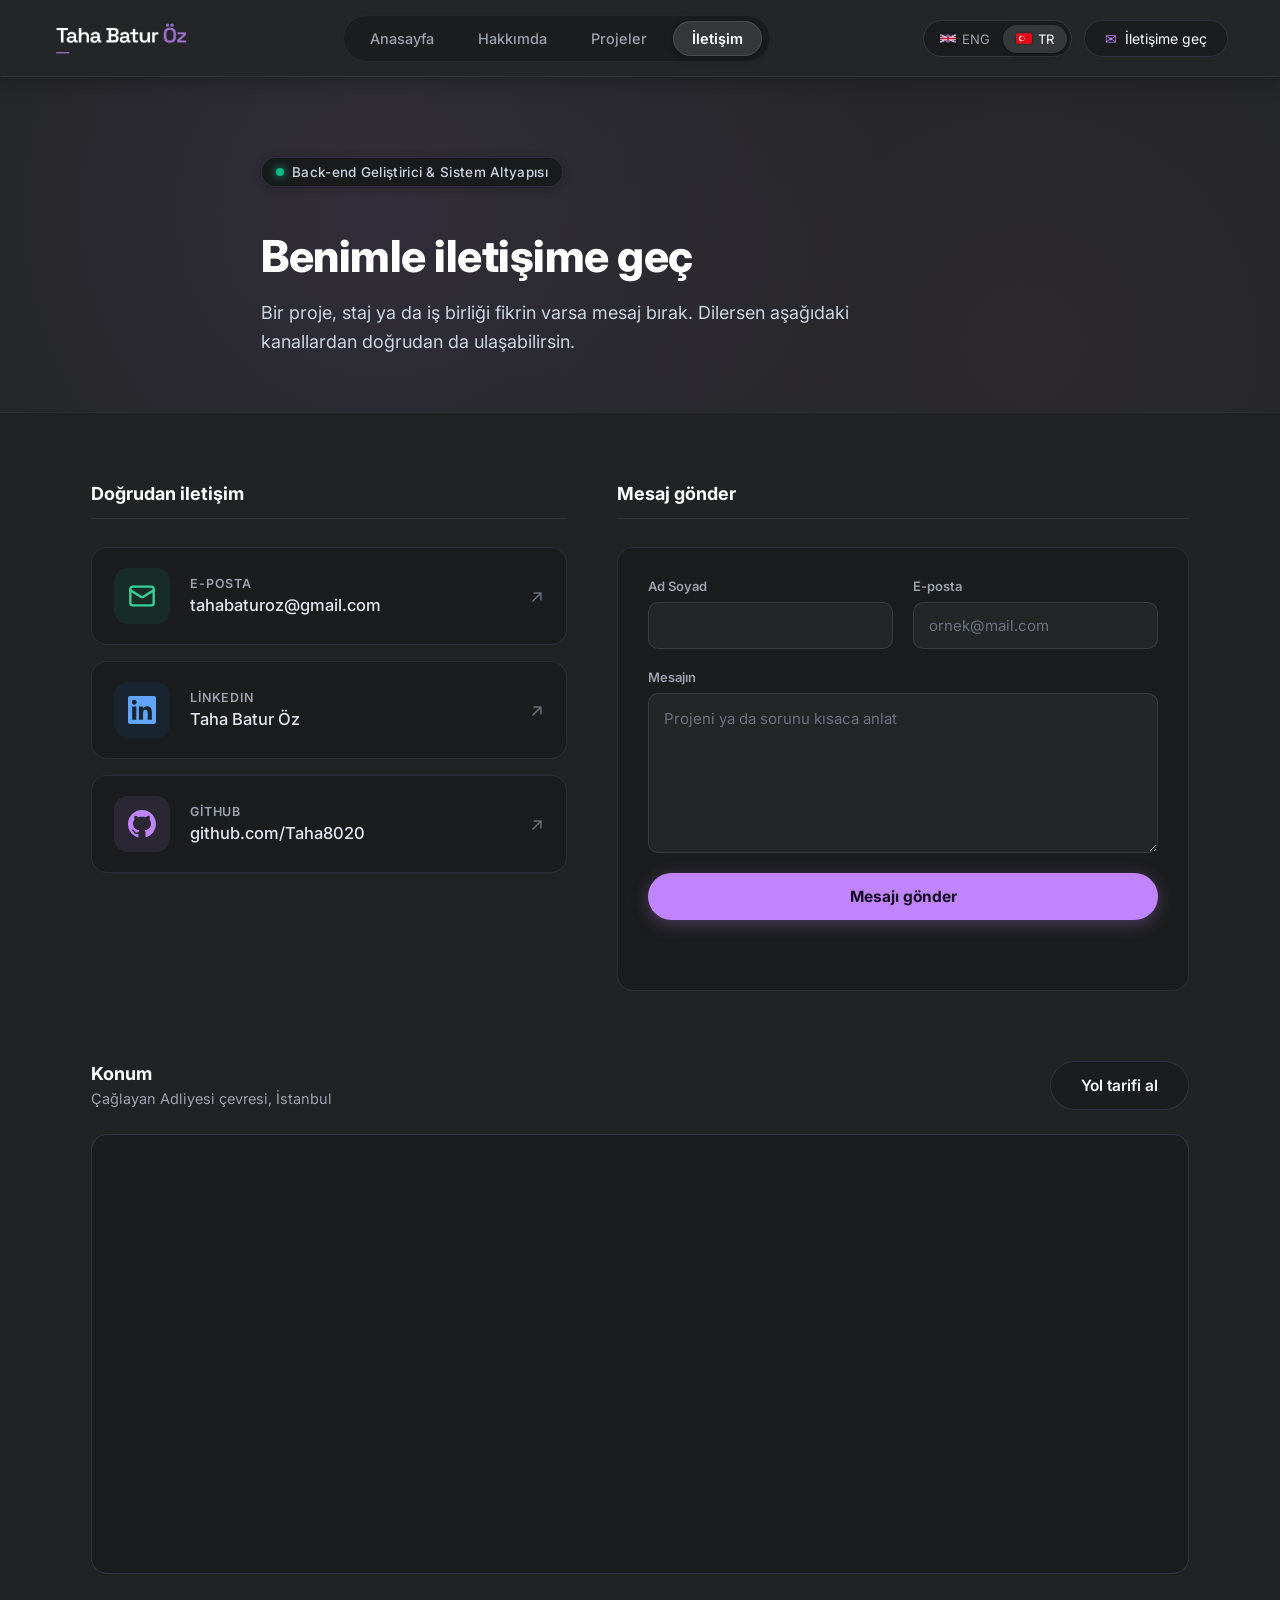
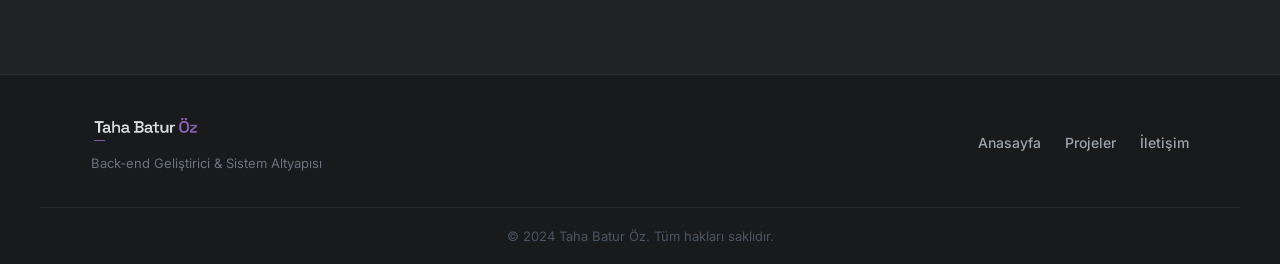
<file: iletisim.html>
<!DOCTYPE html>
<html lang="tr">
<head>
    <meta charset="UTF-8">
    <meta name="viewport" content="width=device-width, initial-scale=1.0">
    <title>İletişim | Taha Batur Öz</title>
    <meta name="description" content="Taha Batur Öz ile iletişime geç — mesaj gönder veya e-posta, LinkedIn ve GitHub üzerinden ulaş.">
    <link rel="preconnect" href="https://fonts.googleapis.com">
    <link rel="preconnect" href="https://fonts.gstatic.com" crossorigin>
    <link href="https://fonts.googleapis.com/css2?family=Inter:wght@400;500;600;700;800&family=Share+Tech&display=swap" rel="stylesheet">
    <link rel="stylesheet" href="style.css">
    <link rel="stylesheet" href="iletisim.css">
    <link rel="icon" href="images/logos/tb_monogram.png">
</head>
<body>

    <!-- Header (diğer sayfalarla aynı) -->
    <header class="header">
        <nav class="navbar">
            <a href="index.html" class="logo-link">
                <img src="images/logos/taha_batur_oz_wordmark_white.png" alt="Taha Batur Öz Logo" id="nav-uzun-logo">
            </a>
            <ul class="nav-links">
                <li><a href="index.html" data-i18n="nav_home">Anasayfa</a></li>
                <li><a href="hakkimda.html" data-i18n="nav_about">Hakkımda</a></li>
                <li><a href="index.html#projeler" data-i18n="nav_projects">Projeler</a></li>
                <li><a href="iletisim.html" class="active" data-i18n="nav_contact">İletişim</a></li>
            </ul>
            <div class="nav-actions">
                <div class="lang-switch">
                    <button class="lang-btn" id="btn-en" type="button" aria-label="English">
                        <svg class="flag-icon" viewBox="0 0 60 30" width="16" height="11">
                            <clipPath id="uk-clip"><path d="M0,0 v30 h60 v-30 z"/></clipPath>
                            <clipPath id="uk-diag"><path d="M30,15 h30 v15 z v15 h-30 z h-30 v-15 z v-15 h30 z"/></clipPath>
                            <g clip-path="url(#uk-clip)">
                                <path d="M0,0 v30 h60 v-30 z" fill="#012169"/>
                                <path d="M0,0 L60,30 M60,0 L0,30" stroke="#fff" stroke-width="6"/>
                                <path d="M0,0 L60,30 M60,0 L0,30" clip-path="url(#uk-diag)" stroke="#C8102E" stroke-width="4"/>
                                <path d="M30,0 v30 M0,15 h60" stroke="#fff" stroke-width="10"/>
                                <path d="M30,0 v30 M0,15 h60" stroke="#C8102E" stroke-width="6"/>
                            </g>
                        </svg>
                        <span>ENG</span>
                    </button>
                    <button class="lang-btn active" id="btn-tr" type="button" aria-label="Türkçe">
                        <svg class="flag-icon" viewBox="0 0 1200 800" width="16" height="11">
                            <rect width="1200" height="800" fill="#E30A17"/>
                            <circle cx="425" cy="400" r="200" fill="#ffffff"/>
                            <circle cx="475" cy="400" r="160" fill="#E30A17"/>
                            <polygon points="583.3,400 664.6,426.4 614.4,357.2 614.4,442.8 664.6,373.6" fill="#ffffff"/>
                        </svg>
                        <span>TR</span>
                    </button>
                </div>
                <a href="#mesaj" class="contact-btn">
                    <span class="icon">✉</span>
                    <span data-i18n="nav_contact_btn">İletişime geç</span>
                </a>
            </div>
        </nav>
    </header>

    <main>
        <!-- Sayfa başlığı -->
        <section class="c-hero">
            <div class="c-wrap">
                <div class="status-badge">
                    <span class="status-dot"></span>
                    <span class="status-text" data-i18n="c_status">Back-end Geliştirici &amp; Sistem Altyapısı</span>
                </div>
                <h1 class="c-title" data-i18n="c_title">Benimle iletişime geç</h1>
                <p class="c-lead" data-i18n="c_lead">Bir proje, staj ya da iş birliği fikrin varsa mesaj bırak. Dilersen aşağıdaki kanallardan doğrudan da ulaşabilirsin.</p>
            </div>
        </section>

        <section class="c-main">
            <div class="c-wrap">
                <div class="c-grid">

                    <!-- Sol: Doğrudan iletişim -->
                    <div>
                        <h2 class="c-h" data-i18n="c_direct">Doğrudan iletişim</h2>
                        <div class="c-direct">
                            <a href="mailto:tahabaturoz@gmail.com" class="contact-card">
                                <div class="contact-card-icon contact-icon-mail">
                                    <svg viewBox="0 0 24 24" width="28" height="28" fill="none" stroke="currentColor" stroke-width="2" stroke-linecap="round" stroke-linejoin="round"><rect x="2" y="4" width="20" height="16" rx="2"/><path d="m22 7-8.97 5.7a1.94 1.94 0 0 1-2.06 0L2 7"/></svg>
                                </div>
                                <div class="contact-card-info">
                                    <span class="contact-card-label" data-i18n="f_email">E-posta</span>
                                    <span class="contact-card-value">tahabaturoz@gmail.com</span>
                                </div>
                                <span class="contact-card-arrow">↗</span>
                            </a>
                            <a href="https://www.linkedin.com/in/taha-batur-%C3%B6z-3892553a3/" target="_blank" rel="noopener noreferrer" class="contact-card">
                                <div class="contact-card-icon contact-icon-linkedin">
                                    <svg viewBox="0 0 24 24" width="28" height="28" fill="currentColor"><path d="M20.447 20.452h-3.554v-5.569c0-1.328-.027-3.037-1.852-3.037-1.853 0-2.136 1.445-2.136 2.939v5.667H9.351V9h3.414v1.561h.046c.477-.9 1.637-1.85 3.37-1.85 3.601 0 4.267 2.37 4.267 5.455v6.286zM5.337 7.433a2.062 2.062 0 01-2.063-2.065 2.064 2.064 0 112.063 2.065zm1.782 13.019H3.555V9h3.564v11.452zM22.225 0H1.771C.792 0 0 .774 0 1.729v20.542C0 23.227.792 24 1.771 24h20.451C23.2 24 24 23.227 24 22.271V1.729C24 .774 23.2 0 22.222 0h.003z"/></svg>
                                </div>
                                <div class="contact-card-info">
                                    <span class="contact-card-label">LinkedIn</span>
                                    <span class="contact-card-value">Taha Batur Öz</span>
                                </div>
                                <span class="contact-card-arrow">↗</span>
                            </a>
                            <a href="https://github.com/Taha8020" target="_blank" rel="noopener noreferrer" class="contact-card">
                                <div class="contact-card-icon">
                                    <svg viewBox="0 0 24 24" width="28" height="28" fill="currentColor"><path d="M12 0C5.37 0 0 5.37 0 12c0 5.31 3.435 9.795 8.205 11.385.6.105.825-.255.825-.57 0-.285-.015-1.23-.015-2.235-3.015.555-3.795-.735-4.035-1.41-.135-.345-.72-1.41-1.23-1.695-.42-.225-1.02-.78-.015-.795.945-.015 1.62.87 1.845 1.23 1.08 1.815 2.805 1.305 3.495.99.105-.78.42-1.305.765-1.605-2.67-.3-5.46-1.335-5.46-5.925 0-1.305.465-2.385 1.23-3.225-.12-.3-.54-1.53.12-3.18 0 0 1.005-.315 3.3 1.23.96-.27 1.98-.405 3-.405s2.04.135 3 .405c2.295-1.56 3.3-1.23 3.3-1.23.66 1.65.24 2.88.12 3.18.765.84 1.23 1.905 1.23 3.225 0 4.605-2.805 5.625-5.475 5.925.435.375.81 1.095.81 2.22 0 1.605-.015 2.895-.015 3.3 0 .315.225.69.825.57A12.02 12.02 0 0024 12c0-6.63-5.37-12-12-12z"/></svg>
                                </div>
                                <div class="contact-card-info">
                                    <span class="contact-card-label">GitHub</span>
                                    <span class="contact-card-value">github.com/Taha8020</span>
                                </div>
                                <span class="contact-card-arrow">↗</span>
                            </a>
                        </div>
                    </div>

                    <!-- Sağ: Mesaj formu -->
                    <div id="mesaj">
                        <h2 class="c-h" data-i18n="c_form">Mesaj gönder</h2>
                        <form class="c-form" id="msg-form" method="post">
                            <div class="c-row">
                                <div class="c-field">
                                    <label for="f-name" data-i18n="f_name">Ad Soyad</label>
                                    <input id="f-name" name="name" type="text" autocomplete="name" maxlength="80" required>
                                </div>
                                <div class="c-field">
                                    <label for="f-email" data-i18n="f_email">E-posta</label>
                                    <input id="f-email" name="email" type="email" autocomplete="email" placeholder="ornek@mail.com" maxlength="120" required>
                                </div>
                            </div>
                            <div class="c-field">
                                <label for="f-msg" data-i18n="f_msg">Mesajın</label>
                                <textarea id="f-msg" name="message" maxlength="2000" required data-i18n-ph="ph_msg" placeholder="Projeni ya da sorunu kısaca anlat"></textarea>
                            </div>
                            <input class="c-hp" type="text" name="_gotcha" tabindex="-1" autocomplete="off" aria-hidden="true">
                            <button type="submit" class="btn-primary c-send" data-i18n="f_send">Mesajı gönder</button>
                            <p class="c-status" id="form-status" role="status" aria-live="polite"></p>
                        </form>
                    </div>
                </div>

                <!-- Harita: Çağlayan Adliyesi -->
                <div class="c-map">
                    <div class="c-map-head">
                        <div>
                            <h2 class="c-h" data-i18n="m_title">Konum</h2>
                            <p data-i18n="m_sub">Çağlayan Adliyesi çevresi, İstanbul</p>
                        </div>
                        <a class="btn-secondary" href="https://www.google.com/maps/dir/?api=1&amp;destination=%C3%87a%C4%9Flayan+Adliyesi+%C4%B0stanbul" target="_blank" rel="noopener noreferrer" data-i18n="m_btn">Yol tarifi al</a>
                    </div>
                    <div class="c-map-frame">
                        <iframe title="Çağlayan Adliyesi — Google Haritalar" src="https://maps.google.com/maps?q=%C3%87a%C4%9Flayan%20Adliyesi%20%C4%B0stanbul&amp;z=15&amp;hl=tr&amp;output=embed" loading="lazy" referrerpolicy="no-referrer-when-downgrade" allowfullscreen></iframe>
                    </div>
                </div>
            </div>
        </section>
    </main>

    <footer class="site-footer">
        <div class="footer-container">
            <div class="footer-left">
                <a href="index.html" class="footer-logo-link">
                    <img src="images/logos/taha_batur_oz_wordmark_white.png" alt="Taha Batur Öz Logo" class="footer-logo">
                </a>
                <p class="footer-desc" data-i18n="footer_desc">Back-end Geliştirici &amp; Sistem Altyapısı</p>
            </div>
            <div class="footer-links">
                <a href="index.html" data-i18n="nav_home">Anasayfa</a>
                <a href="index.html#projeler" data-i18n="nav_projects">Projeler</a>
                <a href="iletisim.html" data-i18n="nav_contact">İletişim</a>
            </div>
        </div>
        <div class="footer-bottom">
            <p class="footer-copy" data-i18n="footer_copy">© 2024 Taha Batur Öz. Tüm hakları saklıdır.</p>
        </div>
    </footer>

    <script src="iletisim.js"></script>
</body>
</html>
</file>
<file: style.css>
* {
  margin: 0;
  padding: 0;
  outline: none;
  box-sizing: border-box;
  text-decoration: none;
  list-style-type: none;
  font-family: "Inter", "Share Tech", sans-serif;
  font-weight: 400;
}

/* =========================================
   SAYFA AÇILIŞ ANİMASYONLARI
   ========================================= */
@keyframes fadeSlideDown {
  from { opacity: 0; transform: translateY(-18px); }
  to   { opacity: 1; transform: translateY(0); }
}

@keyframes fadeSlideUp {
  from { opacity: 0; transform: translateY(28px); }
  to   { opacity: 1; transform: translateY(0); }
}

@keyframes fadeIn {
  from { opacity: 0; }
  to   { opacity: 1; }
}

/* Header yukarıdan süzülür */
.header {
  animation: fadeSlideDown 0.6s cubic-bezier(0.22, 1, 0.36, 1) both;
}

/* Main içerik aşağıdan yükselir — header'dan 0.15s sonra */
main {
  animation: fadeSlideUp 0.7s cubic-bezier(0.22, 1, 0.36, 1) 0.15s both;
}

/* Footer en son belirir */
.site-footer {
  animation: fadeIn 0.6s ease 0.35s both;
}

html {
  font-size: 62.5%; /* 1rem = 10px */
  scroll-behavior: smooth;
  scroll-padding-top: 10rem;
}

body {
  background-color: #232526; /* Koyu antrasit arka plan */
  color: #f3f4f6;
  min-height: 100vh;
  overflow-x: hidden;
}

/* =========================================
   Üst Menü / Header Alanı (#232526 Arka Plan)
   ========================================= */
.header {
  background-color: #232526;
  width: 100%;
  max-width: 100%;
  margin: 0 auto;
  border-radius: 0;
  border: 1px solid transparent;
  border-bottom: 1px solid rgba(255, 255, 255, 0.07);
  box-shadow: 0 4px 20px rgba(0, 0, 0, 0.25);
  position: sticky;
  top: 0;
  z-index: 1000;
  transition: max-width 0.85s cubic-bezier(0.25, 1, 0.3, 1),
              width 0.85s cubic-bezier(0.25, 1, 0.3, 1),
              margin 0.85s cubic-bezier(0.25, 1, 0.3, 1),
              top 0.85s cubic-bezier(0.25, 1, 0.3, 1),
              border-radius 0.85s cubic-bezier(0.25, 1, 0.3, 1),
              background-color 0.85s cubic-bezier(0.25, 1, 0.3, 1),
              box-shadow 0.85s cubic-bezier(0.25, 1, 0.3, 1),
              border-color 0.85s cubic-bezier(0.25, 1, 0.3, 1);
  will-change: max-width, width, margin, top, border-radius;
}

.navbar {
  display: flex;
  justify-content: space-between;
  align-items: center;
  max-width: 1400px;
  margin: 0 auto;
  padding: 1.4rem 4%;
  gap: 2rem;
  transition: padding 0.85s cubic-bezier(0.25, 1, 0.3, 1);
}

/* 1. Sol: Logo */
.logo-link {
  display: flex;
  align-items: center;
  text-decoration: none;
  flex-shrink: 0;
}

#nav-uzun-logo {
  height: 38px;
  width: auto;
  max-width: 220px;
  object-fit: contain;
  display: block;
  transition: height 0.85s cubic-bezier(0.25, 1, 0.3, 1), transform 0.25s ease, opacity 0.25s ease;
}

.logo-link:hover #nav-uzun-logo {
  transform: scale(1.03);
  opacity: 0.95;
}

/* =========================================
   Sayfa Kaydırılınca Küçülen Koyu Floating Navbar (Floating Dock)
   ========================================= */
.header.scrolled-compact {
  background-color: rgba(26, 28, 29, 0.94);
  backdrop-filter: blur(16px);
  -webkit-backdrop-filter: blur(16px);
  width: calc(100% - 4rem);
  max-width: 960px;
  margin: 1.2rem auto 0;
  border-radius: 50px;
  border: 1px solid rgba(192, 132, 252, 0.18); /* Düşük opaklıklı mor kenarlık */
  box-shadow: 0 16px 40px rgba(0, 0, 0, 0.5), 0 0 25px rgba(192, 132, 252, 0.08);
  top: 1.2rem;
}

.header.scrolled-compact .navbar {
  padding: 0.8rem 2.2rem;
}

.header.scrolled-compact #nav-uzun-logo {
  height: 32px;
}

/* 2. Orta: Navigasyon Linkleri */
.nav-links {
  display: flex;
  align-items: center;
  gap: 0.8rem;
  background-color: rgba(0, 0, 0, 0.2);
  padding: 0.5rem 0.8rem;
  border-radius: 50px;
  border: 1px solid rgba(255, 255, 255, 0.05);
}

.nav-links li {
  display: inline-flex;
}

.nav-links a {
  color: #9ca3af;
  font-size: 1.45rem;
  font-weight: 500;
  padding: 0.8rem 1.8rem;
  border-radius: 50px;
  transition: color 0.25s ease, background-color 0.25s ease, transform 0.2s ease;
  display: inline-block;
  white-space: nowrap;
}

.nav-links a:not(.active):hover {
  color: #ffffff;
  background-color: rgba(255, 255, 255, 0.06);
}

.nav-links a.active {
  background-color: #35383a;
  color: #ffffff;
  font-weight: 600;
  box-shadow: 0 2px 8px rgba(0, 0, 0, 0.35);
  border: 1px solid rgba(255, 255, 255, 0.1);
}

/* 3. Sağ: Aksiyon Butonları */
.nav-actions {
  display: flex;
  align-items: center;
  gap: 1.2rem;
  flex-shrink: 0;
}

/* Dil Değiştirici Kapsülü */
.lang-switch {
  display: flex;
  align-items: center;
  background-color: #1a1c1d;
  border: 1px solid #36393b;
  border-radius: 50px;
  padding: 0.35rem;
}

.lang-btn {
  background: transparent;
  color: #9ca3af;
  border: none;
  padding: 0.6rem 1.3rem;
  border-radius: 50px;
  font-size: 1.3rem;
  font-weight: 600;
  cursor: pointer;
  transition: all 0.25s ease;
  display: inline-flex;
  align-items: center;
  gap: 0.6rem;
}

.flag-icon {
  width: 16px;
  height: 11px;
  border-radius: 2px;
  box-shadow: 0 0 2px rgba(0, 0, 0, 0.6);
  display: block;
  flex-shrink: 0;
}

.lang-btn:hover {
  color: #ffffff;
}

.lang-btn.active {
  background-color: #35383a;
  color: #ffffff;
  box-shadow: 0 2px 6px rgba(0, 0, 0, 0.3);
}

.contact-btn {
  display: flex;
  align-items: center;
  gap: 0.8rem;
  background-color: #1a1c1d;
  color: #ffffff;
  border: 1px solid rgba(192, 132, 252, 0.15); /* Düşük opaklıklı mor kenarlık */
  padding: 0.9rem 2rem;
  border-radius: 50px;
  font-size: 1.4rem;
  font-weight: 600;
  cursor: pointer;
  transition: all 0.25s ease;
  white-space: nowrap;
}

.contact-btn .icon {
  font-size: 1.4rem;
  color: #c084fc;
  transition: transform 0.25s ease;
}

.contact-btn:hover {
  background-color: #35383a;
  border-color: #c084fc;
  box-shadow: 0 4px 18px rgba(192, 132, 252, 0.2); /* Düşük opaklıklı mor parlama */
  transform: translateY(-1px);
}

.contact-btn:hover .icon {
  transform: scale(1.15);
}

/* =========================================
   HERO / ANASAYFA GİRİŞ BÖLÜMÜ
   ========================================= */
.hero-section {
  position: relative;
  min-height: calc(100vh - 80px);
  display: flex;
  align-items: center;
  justify-content: center;
  background: radial-gradient(circle at 45% 25%, rgba(192, 132, 252, 0.08) 0%, transparent 60%),
              radial-gradient(circle at 85% 75%, rgba(115, 75, 109, 0.12) 0%, transparent 50%),
              #232526;
  padding: 8rem 0 10rem;
}

.hero-container {
  max-width: 960px;
  margin: 0 auto;
  padding: 0 4%;
  width: 100%;
}

.hero-content {
  width: 100%;
}

/* Durum Rozeti (Pill) */
.status-badge {
  display: inline-flex;
  align-items: center;
  gap: 0.8rem;
  background-color: #181a1b;
  border: 1px solid rgba(192, 132, 252, 0.15);
  padding: 0.6rem 1.4rem;
  border-radius: 50px;
  margin-bottom: 2.4rem;
  box-shadow: 0 2px 10px rgba(0, 0, 0, 0.2);
}

.status-dot {
  width: 8px;
  height: 8px;
  border-radius: 50%;
  background-color: #10b981;
  box-shadow: 0 0 10px #10b981;
  animation: pulse-dot 2s infinite ease-in-out;
}

@keyframes pulse-dot {
  0%, 100% { opacity: 1; transform: scale(1); }
  50% { opacity: 0.4; transform: scale(0.85); }
}

.status-text {
  font-size: 1.35rem;
  font-weight: 500;
  color: #cbd5e1;
  letter-spacing: 0.3px;
}

/* Başlık */
.hero-title {
  font-size: 4.8rem;
  font-weight: 800;
  line-height: 1.18;
  color: #ffffff;
  margin-bottom: 2.2rem;
  letter-spacing: -0.5px;
}

.gradient-text {
  background: linear-gradient(135deg, #ffffff 40%, #c084fc 100%);
  -webkit-background-clip: text;
  -webkit-text-fill-color: transparent;
  display: inline-block;
}

/* Açıklama Metinleri */
.hero-lead {
  font-size: 2.1rem;
  color: #e2e8f0;
  line-height: 1.55;
  margin-bottom: 1.8rem;
  font-weight: 400;
}

.hero-lead strong {
  color: #c084fc;
  font-weight: 600;
}

.hero-text {
  font-size: 1.65rem;
  color: #9ca3af;
  line-height: 1.75;
  margin-bottom: 1.6rem;
  max-width: 880px;
}

.hero-text strong {
  color: #ffffff;
  font-weight: 600;
}

.hero-text.secondary {
  color: #a1a1aa;
  border-left: 3px solid #c084fc;
  padding-left: 1.6rem;
  margin-top: 1.8rem;
  font-size: 1.6rem;
  line-height: 1.7;
}

/* Yetkinlik Rozetleri (Tech Highlights) */
.tech-stack-pills {
  display: flex;
  flex-wrap: wrap;
  gap: 1.2rem;
  margin: 3.2rem 0 3.8rem;
}

.tech-pill {
  background-color: #1a1c1d;
  border: 1px solid rgba(192, 132, 252, 0.12); /* Morun düşük opaklıklı hali */
  color: #e2e8f0;
  font-size: 1.4rem;
  font-weight: 500;
  padding: 0.85rem 1.8rem;
  border-radius: 50px;
  transition: all 0.25s ease;
  user-select: none;
}

.tech-pill:hover {
  background-color: #2b2e30;
  border-color: #c084fc;
  transform: translateY(-2px);
  box-shadow: 0 4px 14px rgba(192, 132, 252, 0.18);
}

/* CTA Butonları */
.hero-cta-group {
  display: flex;
  align-items: center;
  gap: 1.8rem;
}

.btn-primary {
  background-color: #c084fc;
  color: #140d21;
  padding: 1.4rem 3rem;
  border-radius: 50px;
  font-size: 1.55rem;
  font-weight: 700;
  display: inline-flex;
  align-items: center;
  gap: 0.8rem;
  transition: all 0.25s ease;
  box-shadow: 0 4px 18px rgba(192, 132, 252, 0.3);
}

.btn-primary .btn-arrow {
  font-size: 1.6rem;
  transition: transform 0.25s ease;
}

.btn-primary:hover {
  background-color: #d8b4fe;
  transform: translateY(-2px);
  box-shadow: 0 6px 24px rgba(192, 132, 252, 0.45);
}

.btn-primary:hover .btn-arrow {
  transform: translateX(4px);
}

.btn-secondary {
  background-color: #1a1c1d;
  color: #f3f4f6;
  border: 1px solid rgba(192, 132, 252, 0.15); /* Düşük opaklıklı mor kenarlık */
  padding: 1.4rem 3rem;
  border-radius: 50px;
  font-size: 1.55rem;
  font-weight: 600;
  display: inline-flex;
  align-items: center;
  transition: all 0.25s ease;
}

.btn-secondary:hover {
  background-color: #35383a;
  border-color: rgba(192, 132, 252, 0.35);
  box-shadow: 0 4px 18px rgba(192, 132, 252, 0.15); /* Düşük opaklıklı mor parlama */
  color: #ffffff;
  transform: translateY(-2px);
}

/* =========================================
   PROJELER BÖLÜMÜ (#202223 Koyu Arka Plan)
   ========================================= */
.projects-section {
  padding: 10rem 0 12rem;
  background-color: #202223; /* Orijinal koyu antrasit arka plan */
  border-top: 1px solid rgba(255, 255, 255, 0.05);
  position: relative;
}

.projects-container {
  max-width: 1200px;
  margin: 0 auto;
  padding: 0 4%;
}

.section-header {
  text-align: center;
  margin-bottom: 6rem;
}

.section-tag {
  display: inline-block;
  font-size: 1.3rem;
  font-weight: 600;
  text-transform: uppercase;
  letter-spacing: 1.5px;
  color: #c084fc;
  margin-bottom: 1.2rem;
}

.section-title {
  font-size: 4rem;
  font-weight: 800;
  color: #ffffff;
  letter-spacing: -0.5px;
  margin-bottom: 1.6rem;
}

.section-subtitle {
  font-size: 1.65rem;
  color: #9ca3af;
  max-width: 620px;
  margin: 0 auto;
  line-height: 1.6;
}

.projects-grid {
  display: grid;
  grid-template-columns: repeat(2, 1fr);
  gap: 3rem;
}

.project-card {
  background-color: #1a1c1d;
  border: 1px solid rgba(192, 132, 252, 0.12); /* Morun düşük opaklıklı hali (rgba(192, 132, 252, 0.12)) */
  border-radius: 18px;
  padding: 3.2rem;
  display: flex;
  flex-direction: column;
  transition: all 0.3s ease;
  position: relative;
}

.project-card:hover {
  transform: translateY(-5px);
  border-color: rgba(192, 132, 252, 0.4);
  background: radial-gradient(circle at 85% 15%, rgba(192, 132, 252, 0.08) 0%, transparent 60%), #1a1c1d;
  box-shadow: 0 16px 36px rgba(0, 0, 0, 0.45), 0 0 25px rgba(192, 132, 252, 0.15), 0 0 50px rgba(192, 132, 252, 0.06);
}

.project-card.featured {
  border-color: rgba(192, 132, 252, 0.22);
  background: linear-gradient(145deg, #1e2024 0%, #1a1c1d 100%);
}

.project-card.featured:hover {
  border-color: rgba(192, 132, 252, 0.5);
  background: radial-gradient(circle at 85% 15%, rgba(192, 132, 252, 0.12) 0%, transparent 60%), #1c1e20;
  box-shadow: 0 16px 36px rgba(0, 0, 0, 0.45), 0 0 30px rgba(192, 132, 252, 0.2), 0 0 60px rgba(192, 132, 252, 0.08);
}

.card-top {
  display: flex;
  justify-content: space-between;
  align-items: center;
  margin-bottom: 2rem;
}

.project-badge {
  font-size: 1.25rem;
  font-weight: 600;
  padding: 0.5rem 1.2rem;
  border-radius: 50px;
  letter-spacing: 0.3px;
  transition: all 0.25s ease;
}

.project-card:hover .project-badge {
  box-shadow: 0 0 10px rgba(192, 132, 252, 0.15);
}

.badge-python {
  background-color: rgba(192, 132, 252, 0.12);
  color: #d8b4fe;
  border: 1px solid rgba(192, 132, 252, 0.25);
}

.badge-csharp {
  background-color: rgba(59, 130, 246, 0.12);
  color: #93c5fd;
  border: 1px solid rgba(59, 130, 246, 0.25);
}

.badge-crud {
  background-color: rgba(16, 185, 129, 0.12);
  color: #6ee7b7;
  border: 1px solid rgba(16, 185, 129, 0.25);
}

.badge-web {
  background-color: rgba(245, 158, 11, 0.12);
  color: #fcd34d;
  border: 1px solid rgba(245, 158, 11, 0.25);
}

.github-icon-link {
  color: #9ca3af;
  display: flex;
  align-items: center;
  justify-content: center;
  padding: 0.6rem;
  border-radius: 50%;
  transition: all 0.25s ease;
}

.project-card:hover .github-icon-link {
  color: #c084fc;
}

.github-icon-link:hover {
  color: #d8b4fe;
  background-color: rgba(192, 132, 252, 0.12);
  transform: scale(1.15);
  box-shadow: 0 0 14px rgba(192, 132, 252, 0.25);
}

.project-title {
  font-size: 2.2rem;
  font-weight: 700;
  color: #ffffff;
  margin-bottom: 1.4rem;
  line-height: 1.35;
  transition: all 0.25s ease;
}

.project-card:hover .project-title {
  color: #d8b4fe;
  text-shadow: 0 0 16px rgba(192, 132, 252, 0.35);
}

.project-desc {
  font-size: 1.55rem;
  color: #9ca3af;
  line-height: 1.65;
  margin-bottom: 2.4rem;
  flex-grow: 1;
}

.project-tags {
  display: flex;
  flex-wrap: wrap;
  gap: 0.8rem;
  margin-bottom: 2.4rem;
}

.ptag {
  font-size: 1.25rem;
  background-color: #232526;
  border: 1px solid rgba(192, 132, 252, 0.12);
  color: #cbd5e1;
  padding: 0.5rem 1.1rem;
  border-radius: 6px;
  font-weight: 500;
  transition: all 0.25s ease;
}

.project-card:hover .ptag {
  border-color: rgba(192, 132, 252, 0.25);
}

.ptag:hover {
  border-color: #c084fc !important;
  color: #d8b4fe !important;
  background-color: rgba(192, 132, 252, 0.1) !important;
}

.card-footer {
  border-top: 1px solid rgba(255, 255, 255, 0.07);
  padding-top: 1.8rem;
  transition: border-color 0.25s ease;
}

.project-card:hover .card-footer {
  border-top-color: rgba(192, 132, 252, 0.2);
}

.project-link {
  display: inline-flex;
  align-items: center;
  gap: 0.6rem;
  font-size: 1.45rem;
  font-weight: 600;
  color: #c084fc;
  transition: all 0.25s ease;
}

.project-card:hover .project-link {
  color: #c084fc;
}

.project-link .link-arrow {
  font-size: 1.4rem;
  transition: transform 0.25s ease;
}

.project-link:hover {
  color: #d8b4fe;
  text-shadow: 0 0 10px rgba(192, 132, 252, 0.5);
}

.project-link:hover .link-arrow {
  transform: translate(3px, -3px);
  color: #d8b4fe;
}

/* =========================================
   Mobil & Tablet Uyumluluğu (Responsive)
   ========================================= */
@media (max-width: 900px) {
  .navbar {
    padding: 1.2rem 3%;
    gap: 1.2rem;
  }

  .nav-links {
    gap: 0.4rem;
    padding: 0.4rem 0.6rem;
  }

  .nav-links a {
    font-size: 1.35rem;
    padding: 0.7rem 1.3rem;
  }

  #nav-uzun-logo {
    height: 32px;
  }

  .hero-title {
    font-size: 3.8rem;
  }

  .hero-lead {
    font-size: 1.85rem;
  }

  .hero-text {
    font-size: 1.55rem;
  }

  .projects-grid {
    grid-template-columns: 1fr;
    gap: 2.4rem;
  }

  .section-title {
    font-size: 3.2rem;
  }
}

@media (max-width: 720px) {
  .navbar {
    flex-wrap: wrap;
    justify-content: center;
  }

  .logo-link {
    width: 100%;
    justify-content: center;
    margin-bottom: 0.8rem;
  }

  .nav-links {
    order: 2;
    width: 100%;
    justify-content: center;
  }

  .nav-actions {
    order: 1;
    margin-bottom: 0.8rem;
  }

  .hero-section {
    padding: 5rem 0 7rem;
  }

  .hero-title {
    font-size: 3.2rem;
  }

  .hero-text.secondary {
    border-left: none;
    border-top: 2px solid #c084fc;
    padding-left: 0;
    padding-top: 1.2rem;
  }

  .hero-cta-group {
    flex-direction: column;
    width: 100%;
  }

  .btn-primary, .btn-secondary {
    width: 100%;
    justify-content: center;
  }

  .project-card {
    padding: 2.4rem;
  }

  .project-title {
    font-size: 2rem;
  }

  .header.scrolled-compact {
    width: calc(100% - 2rem);
    margin: 0.8rem auto 0;
    top: 0.8rem;
    border-radius: 24px;
  }
}

/* =========================================
   İLETİŞİM BÖLÜMÜ
   ========================================= */
.contact-section {
  padding: 10rem 0 12rem;
  background-color: #232526;
  border-top: 1px solid rgba(255, 255, 255, 0.05);
}

.contact-container {
  max-width: 860px;
  margin: 0 auto;
  padding: 0 4%;
}

.contact-links {
  display: flex;
  flex-direction: column;
  gap: 1.6rem;
  margin-top: 1rem;
}

.contact-card {
  display: flex;
  align-items: center;
  gap: 2rem;
  background-color: #1a1c1d;
  border: 1px solid rgba(192, 132, 252, 0.12);
  border-radius: 16px;
  padding: 2.4rem 2.8rem;
  color: #f3f4f6;
  transition: all 0.3s ease;
  position: relative;
}

.contact-card:hover {
  border-color: rgba(192, 132, 252, 0.45);
  background: radial-gradient(circle at 90% 50%, rgba(192, 132, 252, 0.08) 0%, transparent 60%), #1a1c1d;
  box-shadow: 0 12px 32px rgba(0, 0, 0, 0.4), 0 0 20px rgba(192, 132, 252, 0.12);
  transform: translateY(-3px);
}

.contact-card-icon {
  display: flex;
  align-items: center;
  justify-content: center;
  width: 56px;
  height: 56px;
  border-radius: 14px;
  background-color: rgba(192, 132, 252, 0.1);
  color: #c084fc;
  flex-shrink: 0;
  transition: all 0.3s ease;
}

.contact-card:hover .contact-card-icon {
  background-color: rgba(192, 132, 252, 0.18);
  box-shadow: 0 0 18px rgba(192, 132, 252, 0.25);
}

.contact-icon-linkedin {
  background-color: rgba(10, 102, 194, 0.12);
  color: #60a5fa;
}

.contact-card:hover .contact-icon-linkedin {
  background-color: rgba(10, 102, 194, 0.22);
  box-shadow: 0 0 18px rgba(10, 102, 194, 0.3);
}

.contact-icon-mail {
  background-color: rgba(16, 185, 129, 0.1);
  color: #34d399;
}

.contact-card:hover .contact-icon-mail {
  background-color: rgba(16, 185, 129, 0.2);
  box-shadow: 0 0 18px rgba(16, 185, 129, 0.25);
}

.contact-card-info {
  display: flex;
  flex-direction: column;
  gap: 0.4rem;
  flex: 1;
}

.contact-card-label {
  font-size: 1.25rem;
  font-weight: 600;
  color: #9ca3af;
  text-transform: uppercase;
  letter-spacing: 0.8px;
}

.contact-card-value {
  font-size: 1.65rem;
  font-weight: 500;
  color: #e2e8f0;
  transition: color 0.25s ease;
}

.contact-card:hover .contact-card-value {
  color: #ffffff;
}

.contact-card-arrow {
  font-size: 1.8rem;
  color: #6b7280;
  transition: all 0.25s ease;
  flex-shrink: 0;
}

.contact-card:hover .contact-card-arrow {
  color: #c084fc;
  transform: translate(3px, -3px);
}

/* =========================================
   FOOTER
   ========================================= */
.site-footer {
  background-color: #181a1b;
  border-top: 1px solid rgba(255, 255, 255, 0.07);
  padding: 4rem 0 0;
}

.footer-container {
  max-width: 1200px;
  margin: 0 auto;
  padding: 0 4%;
  display: flex;
  align-items: center;
  justify-content: space-between;
  gap: 3rem;
  flex-wrap: wrap;
  padding-bottom: 3.6rem;
  border-bottom: 1px solid rgba(255, 255, 255, 0.06);
}

.footer-left {
  display: flex;
  flex-direction: column;
  gap: 0.8rem;
}

.footer-logo-link {
  display: inline-block;
}

.footer-logo {
  height: 30px;
  width: auto;
  object-fit: contain;
  opacity: 0.85;
  transition: opacity 0.25s ease;
}

.footer-logo-link:hover .footer-logo {
  opacity: 1;
}

.footer-desc {
  font-size: 1.3rem;
  color: #6b7280;
  font-weight: 400;
}

.footer-links {
  display: flex;
  gap: 2.4rem;
}

.footer-links a {
  font-size: 1.4rem;
  color: #9ca3af;
  font-weight: 500;
  transition: color 0.25s ease;
}

.footer-links a:hover {
  color: #c084fc;
}

.footer-socials {
  display: flex;
  gap: 1rem;
}

.footer-social-btn {
  display: flex;
  align-items: center;
  justify-content: center;
  width: 40px;
  height: 40px;
  border-radius: 10px;
  background-color: #232526;
  border: 1px solid rgba(255, 255, 255, 0.08);
  color: #9ca3af;
  transition: all 0.25s ease;
}

.footer-social-btn:hover {
  background-color: rgba(192, 132, 252, 0.12);
  border-color: rgba(192, 132, 252, 0.35);
  color: #c084fc;
  transform: translateY(-2px);
  box-shadow: 0 4px 14px rgba(192, 132, 252, 0.2);
}

.footer-bottom {
  max-width: 1200px;
  margin: 0 auto;
  padding: 2rem 4%;
}

.footer-copy {
  font-size: 1.3rem;
  color: #4b5563;
  text-align: center;
}

/* =========================================
   Mobil — İletişim & Footer
   ========================================= */
@media (max-width: 720px) {
  .contact-card {
    padding: 2rem 2rem;
    gap: 1.6rem;
  }

  .contact-card-icon {
    width: 46px;
    height: 46px;
  }

  .contact-card-value {
    font-size: 1.45rem;
  }

  .footer-container {
    flex-direction: column;
    align-items: flex-start;
    gap: 2.4rem;
  }

  .footer-links {
    gap: 1.6rem;
  }
}
</file>
<file: hakkimda.css>
/* =========================================
   HAKKIMDA SAYFASI — EK STİLLER
   (style.css'in üzerine eklenir)
   ========================================= */

/* ---- Hakkımda'ya özel ek giriş animasyonları ---- */
@keyframes fadeSlideUp {
  from { opacity: 0; transform: translateY(28px); }
  to   { opacity: 1; transform: translateY(0); }
}

/* Hero alanı biraz daha geç gelsin (main animasyonundan sonra) */
.about-hero-container > * {
  animation: fadeSlideUp 0.6s cubic-bezier(0.22, 1, 0.36, 1) both;
}
.about-hero-container > *:nth-child(1) { animation-delay: 0.25s; }
.about-hero-container > *:nth-child(2) { animation-delay: 0.38s; }
.about-hero-container > *:nth-child(3) { animation-delay: 0.50s; }

/* Timeline kartları sırayla gelsin */
.timeline-item {
  animation: fadeSlideUp 0.55s cubic-bezier(0.22, 1, 0.36, 1) both;
}
.timeline-item:nth-child(1) { animation-delay: 0.45s; }
.timeline-item:nth-child(2) { animation-delay: 0.60s; }
.timeline-item:nth-child(3) { animation-delay: 0.75s; }

/* Skill grupları sırayla gelsin */
.skill-group {
  animation: fadeSlideUp 0.5s cubic-bezier(0.22, 1, 0.36, 1) both;
}
.skill-group:nth-child(1) { animation-delay: 0.50s; }
.skill-group:nth-child(2) { animation-delay: 0.62s; }
.skill-group:nth-child(3) { animation-delay: 0.74s; }
.skill-group:nth-child(4) { animation-delay: 0.86s; }

/* Özet kutusu en sona gelsin */
.about-summary-box {
  animation: fadeSlideUp 0.5s cubic-bezier(0.22, 1, 0.36, 1) 0.95s both;
}

/* ---- Sayfa Hero Girişi ---- */
.about-hero {
  background: radial-gradient(circle at 30% 40%, rgba(192, 132, 252, 0.09) 0%, transparent 55%),
              radial-gradient(circle at 80% 80%, rgba(115, 75, 109, 0.1) 0%, transparent 50%),
              #232526;
  padding: 9rem 0 7rem;
  border-bottom: 1px solid rgba(255, 255, 255, 0.05);
}

.about-hero-container {
  max-width: 860px;
  margin: 0 auto;
  padding: 0 4%;
}

.about-hero-title {
  font-size: 4.4rem;
  font-weight: 800;
  line-height: 1.18;
  color: #ffffff;
  margin: 2rem 0 1.8rem;
  letter-spacing: -0.5px;
}

.about-hero-lead {
  font-size: 1.9rem;
  color: #cbd5e1;
  line-height: 1.6;
  max-width: 680px;
}

.about-hero-lead strong {
  color: #c084fc;
  font-weight: 600;
}

/* ---- Ana İçerik Alanı ---- */
.about-section {
  padding: 8rem 0 12rem;
  background-color: #202223;
  border-top: 1px solid rgba(255, 255, 255, 0.04);
}

.about-container {
  max-width: 1200px;
  margin: 0 auto;
  padding: 0 4%;
}

.about-grid {
  display: grid;
  grid-template-columns: 1fr 1fr;
  gap: 6rem;
  align-items: start;
}

/* ---- Kolon Başlıkları ---- */
.about-col-title {
  display: flex;
  align-items: center;
  gap: 1rem;
  font-size: 1.8rem;
  font-weight: 700;
  color: #ffffff;
  margin-bottom: 3.6rem;
  padding-bottom: 1.4rem;
  border-bottom: 1px solid rgba(255, 255, 255, 0.07);
}

.col-title-icon {
  font-size: 1.8rem;
}

/* =========================================
   ZAMAN ÇİZELGESİ (Timeline)
   ========================================= */
.timeline {
  display: flex;
  flex-direction: column;
  position: relative;
  padding-left: 2rem;
}

/* Dikey çizgi */
.timeline::before {
  content: '';
  position: absolute;
  left: 0.65rem;
  top: 1rem;
  bottom: 1rem;
  width: 2px;
  background: linear-gradient(to bottom, #c084fc, rgba(192, 132, 252, 0.2));
  border-radius: 2px;
}

.timeline-item {
  display: flex;
  gap: 2.4rem;
  position: relative;
  padding-bottom: 3.6rem;
}

.timeline-item:last-child {
  padding-bottom: 0;
}

/* Nokta */
.timeline-dot {
  position: absolute;
  left: -1.35rem;
  top: 0.3rem;
  width: 14px;
  height: 14px;
  border-radius: 50%;
  border: 2px solid #232526;
  flex-shrink: 0;
  z-index: 1;
}

.dot-active {
  background-color: #c084fc;
  box-shadow: 0 0 10px rgba(192, 132, 252, 0.6);
  animation: pulse-dot 2.5s infinite ease-in-out;
}

.dot-work {
  background-color: #60a5fa;
  box-shadow: 0 0 8px rgba(96, 165, 250, 0.5);
}

.dot-edu {
  background-color: #6ee7b7;
  box-shadow: 0 0 8px rgba(110, 231, 183, 0.4);
}

.timeline-content {
  flex: 1;
  background-color: #1a1c1d;
  border: 1px solid rgba(255, 255, 255, 0.07);
  border-radius: 14px;
  padding: 2rem 2.4rem;
  transition: border-color 0.25s ease, box-shadow 0.25s ease;
}

.timeline-content:hover {
  border-color: rgba(192, 132, 252, 0.3);
  box-shadow: 0 8px 24px rgba(0, 0, 0, 0.3), 0 0 16px rgba(192, 132, 252, 0.08);
}

.timeline-header {
  display: flex;
  align-items: center;
  justify-content: space-between;
  gap: 1rem;
  margin-bottom: 1.2rem;
  flex-wrap: wrap;
}

.timeline-badge {
  font-size: 1.15rem;
  font-weight: 600;
  padding: 0.3rem 1rem;
  border-radius: 50px;
  letter-spacing: 0.3px;
}

.badge-edu {
  background-color: rgba(110, 231, 183, 0.1);
  color: #6ee7b7;
  border: 1px solid rgba(110, 231, 183, 0.25);
}

.badge-work {
  background-color: rgba(96, 165, 250, 0.1);
  color: #60a5fa;
  border: 1px solid rgba(96, 165, 250, 0.25);
}

.timeline-date {
  font-size: 1.25rem;
  color: #6b7280;
  font-weight: 500;
  white-space: nowrap;
}

.timeline-title {
  font-size: 1.65rem;
  font-weight: 700;
  color: #ffffff;
  margin-bottom: 0.5rem;
  line-height: 1.35;
}

.timeline-sub {
  font-size: 1.35rem;
  color: #c084fc;
  font-weight: 500;
  margin-bottom: 1rem;
}

.timeline-desc {
  font-size: 1.45rem;
  color: #9ca3af;
  line-height: 1.65;
}

/* =========================================
   YETKİNLİKLER (Skills Grid)
   ========================================= */
.skills-grid {
  display: flex;
  flex-direction: column;
  gap: 2.4rem;
}

.skill-group {
  display: flex;
  flex-direction: column;
  gap: 1rem;
}

.skill-group-label {
  font-size: 1.2rem;
  font-weight: 700;
  text-transform: uppercase;
  letter-spacing: 1px;
  color: #6b7280;
}

.skill-tags {
  display: flex;
  flex-wrap: wrap;
  gap: 0.8rem;
}

.skill-tag {
  font-size: 1.3rem;
  font-weight: 500;
  padding: 0.55rem 1.2rem;
  border-radius: 8px;
  border: 1px solid transparent;
  transition: all 0.2s ease;
  cursor: default;
}

.skill-tag:hover {
  transform: translateY(-2px);
}

.sk-purple {
  background-color: rgba(192, 132, 252, 0.08);
  color: #d8b4fe;
  border-color: rgba(192, 132, 252, 0.2);
}
.sk-purple:hover { background-color: rgba(192, 132, 252, 0.16); border-color: rgba(192, 132, 252, 0.4); }

.sk-blue {
  background-color: rgba(96, 165, 250, 0.08);
  color: #93c5fd;
  border-color: rgba(96, 165, 250, 0.2);
}
.sk-blue:hover { background-color: rgba(96, 165, 250, 0.16); border-color: rgba(96, 165, 250, 0.4); }

.sk-green {
  background-color: rgba(52, 211, 153, 0.08);
  color: #6ee7b7;
  border-color: rgba(52, 211, 153, 0.2);
}
.sk-green:hover { background-color: rgba(52, 211, 153, 0.16); border-color: rgba(52, 211, 153, 0.4); }

.sk-orange {
  background-color: rgba(251, 191, 36, 0.08);
  color: #fcd34d;
  border-color: rgba(251, 191, 36, 0.2);
}
.sk-orange:hover { background-color: rgba(251, 191, 36, 0.16); border-color: rgba(251, 191, 36, 0.4); }

/* ---- Özet Kutusu ---- */
.about-summary-box {
  margin-top: 3rem;
  background: linear-gradient(135deg, rgba(192, 132, 252, 0.07) 0%, rgba(192, 132, 252, 0.03) 100%);
  border: 1px solid rgba(192, 132, 252, 0.2);
  border-left: 3px solid #c084fc;
  border-radius: 12px;
  padding: 2rem 2.4rem;
}

.about-summary-box p {
  font-size: 1.5rem;
  color: #cbd5e1;
  line-height: 1.75;
}

/* =========================================
   Mobil Uyumluluk
   ========================================= */
@media (max-width: 900px) {
  .about-grid {
    grid-template-columns: 1fr;
    gap: 5rem;
  }

  .about-hero-title {
    font-size: 3.4rem;
  }

  .about-hero-lead {
    font-size: 1.7rem;
  }
}

@media (max-width: 720px) {
  .about-hero {
    padding: 6rem 0 5rem;
  }

  .about-hero-title {
    font-size: 2.8rem;
  }

  .about-section {
    padding: 5rem 0 8rem;
  }

  .timeline {
    padding-left: 1.6rem;
  }

  .timeline-content {
    padding: 1.6rem 1.8rem;
  }

  .timeline-header {
    flex-direction: column;
    align-items: flex-start;
    gap: 0.5rem;
  }
}
</file>
<file: iletisim.css>
/* =========================================
   İLETİŞİM SAYFASI — EK STİLLER
   (style.css'in üzerine eklenir)
   ========================================= */

.c-wrap { max-width: 1200px; margin: 0 auto; padding: 0 4%; }

/* ---- Sayfa başlığı ---- */
.c-hero {
  background: radial-gradient(circle at 30% 40%, rgba(192, 132, 252, 0.09) 0%, transparent 55%),
              radial-gradient(circle at 80% 80%, rgba(115, 75, 109, 0.1) 0%, transparent 50%),
              #232526;
  padding: 8rem 0 5.5rem;
}
.c-hero .c-wrap { max-width: 860px; }
.c-title { font-size: 4.4rem; font-weight: 800; line-height: 1.18; color: #fff; letter-spacing: -0.5px; margin: 2rem 0 1.6rem; }
.c-lead { font-size: 1.8rem; color: #cbd5e1; line-height: 1.6; max-width: 640px; }

/* ---- Ana alan ---- */
.c-main { background: #202223; border-top: 1px solid rgba(255, 255, 255, 0.05); padding: 7rem 0 10rem; }
.c-grid { display: grid; grid-template-columns: 5fr 6fr; gap: 5rem; align-items: start; }
.c-h { font-size: 1.8rem; font-weight: 700; color: #fff; margin-bottom: 2.8rem; padding-bottom: 1.4rem; border-bottom: 1px solid rgba(255, 255, 255, 0.07); }

/* Doğrudan iletişim (style.css'teki .contact-card yeniden kullanılır) */
.c-direct { display: flex; flex-direction: column; gap: 1.6rem; }
.c-direct .contact-card { padding: 2rem 2.2rem; }
.c-direct .contact-card-info { min-width: 0; }
.c-direct .contact-card-value { overflow-wrap: anywhere; }

/* ---- Mesaj formu ---- */
.c-form { background: #1a1c1d; border: 1px solid rgba(192, 132, 252, 0.12); border-radius: 16px; padding: 3rem; }
.c-row { display: grid; grid-template-columns: 1fr 1fr; gap: 2rem; }
.c-field { display: flex; flex-direction: column; gap: 0.8rem; margin-bottom: 2rem; }
.c-field label { font-size: 1.3rem; font-weight: 600; color: #9ca3af; }
.c-field input, .c-field textarea {
  width: 100%; background: #232526; color: #f3f4f6; font-size: 1.5rem;
  border: 1px solid rgba(255, 255, 255, 0.1); border-radius: 10px; padding: 1.3rem 1.5rem;
  transition: border-color 0.2s ease, box-shadow 0.2s ease;
}
.c-field textarea { min-height: 16rem; resize: vertical; line-height: 1.6; }
.c-field input::placeholder, .c-field textarea::placeholder { color: #6b7280; }
.c-field input:focus, .c-field textarea:focus { border-color: #c084fc; box-shadow: 0 0 0 3px rgba(192, 132, 252, 0.18); }
.c-hp { position: absolute; left: -9999px; width: 1px; height: 1px; opacity: 0; }
.c-send { width: 100%; justify-content: center; border: 0; cursor: pointer; }
.c-send:disabled { opacity: 0.6; cursor: wait; transform: none; }
.c-status { min-height: 2.4rem; margin-top: 1.6rem; font-size: 1.4rem; line-height: 1.5; color: #9ca3af; }
.c-status.ok { color: #6ee7b7; }
.c-status.err { color: #fca5a5; }

/* ---- Harita ---- */
.c-map { margin-top: 7rem; }
.c-map-head { display: flex; align-items: center; justify-content: space-between; gap: 2rem; flex-wrap: wrap; margin-bottom: 2.4rem; }
.c-map-head .c-h { margin: 0; padding: 0; border: 0; }
.c-map-head p { font-size: 1.45rem; color: #9ca3af; margin-top: 0.6rem; }
.c-map-frame { height: 44rem; border-radius: 16px; overflow: hidden; border: 1px solid rgba(192, 132, 252, 0.18); background: #1a1c1d; }
/* Koyu tema uyumu — açık haritaya dönmek için bu satırı sil */
.c-map-frame iframe { width: 100%; height: 100%; border: 0; display: block; filter: invert(92%) hue-rotate(180deg) brightness(0.95) contrast(0.9); }

/* Klavye odağı */
.c-main a:focus-visible, .c-main button:focus-visible { outline: 2px solid #c084fc; outline-offset: 3px; }

/* ---- Mobil ---- */
@media (max-width: 900px) {
  .c-grid { grid-template-columns: 1fr; gap: 5rem; }
  .c-title { font-size: 3.4rem; }
}
@media (max-width: 720px) {
  .c-hero { padding: 6rem 0 4rem; }
  .c-title { font-size: 2.8rem; }
  .c-lead { font-size: 1.6rem; }
  .c-main { padding: 5rem 0 7rem; }
  .c-row { grid-template-columns: 1fr; gap: 0; }
  .c-form { padding: 2.2rem; }
  .c-map { margin-top: 5rem; }
  .c-map-frame { height: 34rem; }
}
@media (prefers-reduced-motion: reduce) {
  * { animation: none !important; transition: none !important; }
}
</file>
